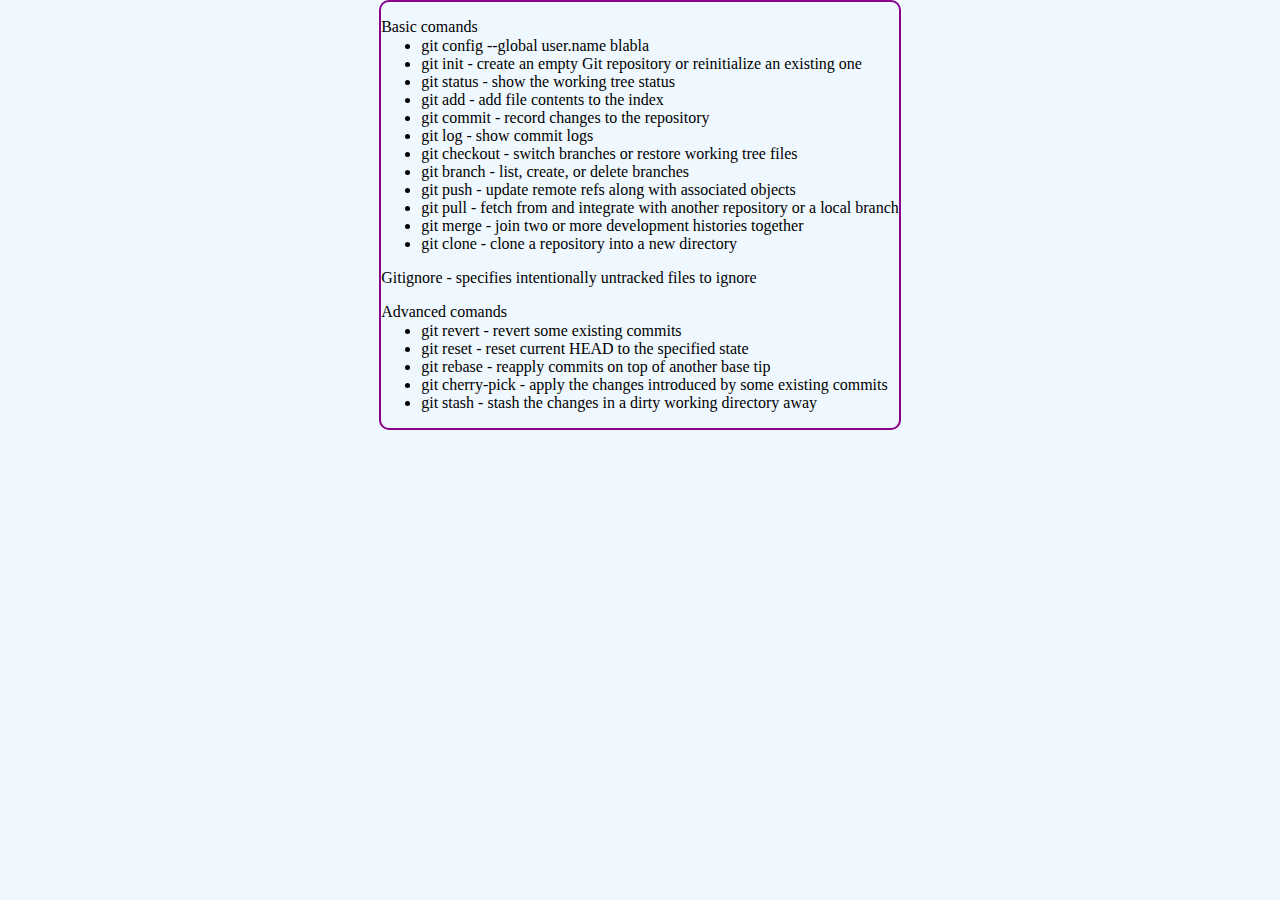
<file: homework01/index.html>
<!DOCTYPE html>
<html lang="en">
<head>
    <meta charset="UTF-8">
    <meta http-equiv="X-UA-Compatible" content="IE=edge">
    <meta name="viewport" content="width=device-width, initial-scale=1.0">
    <title>homework01</title>
    <link rel="stylesheet" href="style.css">
</head>
<body>
    <div class="basic">
        <p>Basic comands</p>
        <ul> 
            <li>git config --global user.name blabla</li>
            <li>git init - create an empty Git repository or reinitialize an existing one</li>
            <li>git status - show the working tree status</li>
            <li>git add - add file contents to the index</li>
            <li>git commit - record changes to the repository</li>
            <li>git log - show commit logs</li>
            <li>git checkout - switch branches or restore working tree files</li>
            <li>git branch - list, create, or delete branches</li>
            <li>git push - update remote refs along with associated objects</li>
            <li>git pull - fetch from and integrate with another repository or a local branch</li>
            <li>git merge - join two or more development histories together</li>
            <li>git clone - clone a repository into a new directory</li>
        </ul>
        </div>
    
    <p class="definition">Gitignore - specifies intentionally untracked files to ignore</li>
    </div>
    
    <div class="advanced">
        <p>Advanced comands</p>
    <ul>
        <li>git revert - revert some existing commits</li>
        <li>git reset - reset current HEAD to the specified state</li>
        <li>git rebase - reapply commits on top of another base tip</li>
        <li>git cherry-pick - apply the changes introduced by some existing commits</li>
        <li>git stash - stash the changes in a dirty working directory away </li> 
    </ul>
    </div>
</body>
</html>
</file>
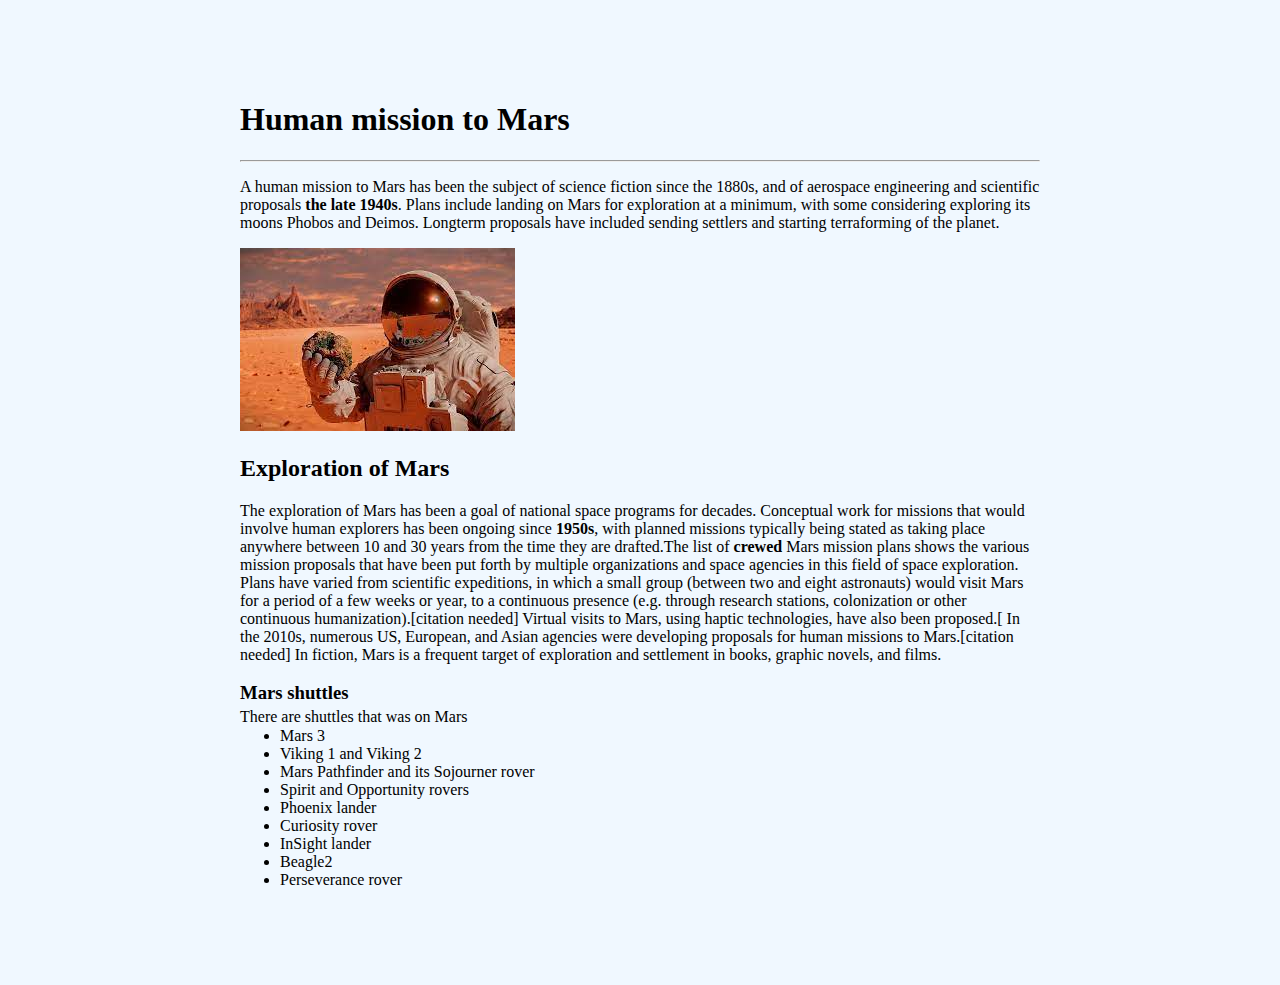
<file: homework02/index.html>
<!DOCTYPE html>
<html lang="en">

<head>
    <meta charset="UTF-8">
    <meta http-equiv="X-UA-Compatible" content="IE=edge">
    <meta name="viewport" content="width=device-width, initial-scale=1.0">
    <title>HomeWork2</title>
    <link rel="stylesheet" href="style.css">

</head>
<body>
    <h1>Human mission to Mars</h1>
    <hr>
    <p>A human mission to Mars has been the subject of science fiction since the 1880s, and of aerospace engineering
        and
        scientific proposals <strong>the late 1940s</strong>. Plans include landing on Mars for exploration at a
        minimum, with
        some
        considering exploring its moons Phobos and Deimos. Longterm proposals have included sending settlers and
        starting terraforming of the planet.</p>
    <img src="img1.jpeg" alt="ustronaut on Mars">


    <h2>Exploration of Mars</h2>

    <p>The exploration of Mars has been a goal of national space programs for decades. Conceptual work for missions
        that
        would involve human explorers has been ongoing since <strong>1950s</strong>, with planned missions typically
        being stated
        as
        taking place anywhere between 10 and 30 years from the time they are drafted.The list of
        <strong>crewed</strong> Mars mission
        plans shows the various mission proposals that have been put forth by multiple organizations and space
        agencies
        in this field of space exploration. Plans have varied from scientific expeditions, in which a small group
        (between two and eight astronauts) would visit Mars for a period of a few weeks or year, to a continuous
        presence (e.g. through research stations, colonization or other continuous humanization).[citation needed]
        Virtual visits to Mars, using haptic technologies, have also been proposed.[
        In the 2010s, numerous US, European, and Asian agencies were developing proposals for human missions to
        Mars.[citation needed] In fiction, Mars is a frequent target of exploration and settlement in books, graphic
        novels, and films.
    </p>



    <h3>Mars shuttles</h3>
    <p class="aboutShelters"> There are shuttles that was on Mars</p>
    <ul>
        <li> Mars 3</li>
        <li>Viking 1 and Viking 2</li>
        <li>Mars Pathfinder and its Sojourner rover</li>
        <li>Spirit and Opportunity rovers</li>
        <li>Phoenix lander</li>
        <li>Curiosity rover</li>
        <li>InSight lander</li>
        <li>Beagle2</li>
        <li> Perseverance rover</li>
    </ul>

</body>

</html>
</file>
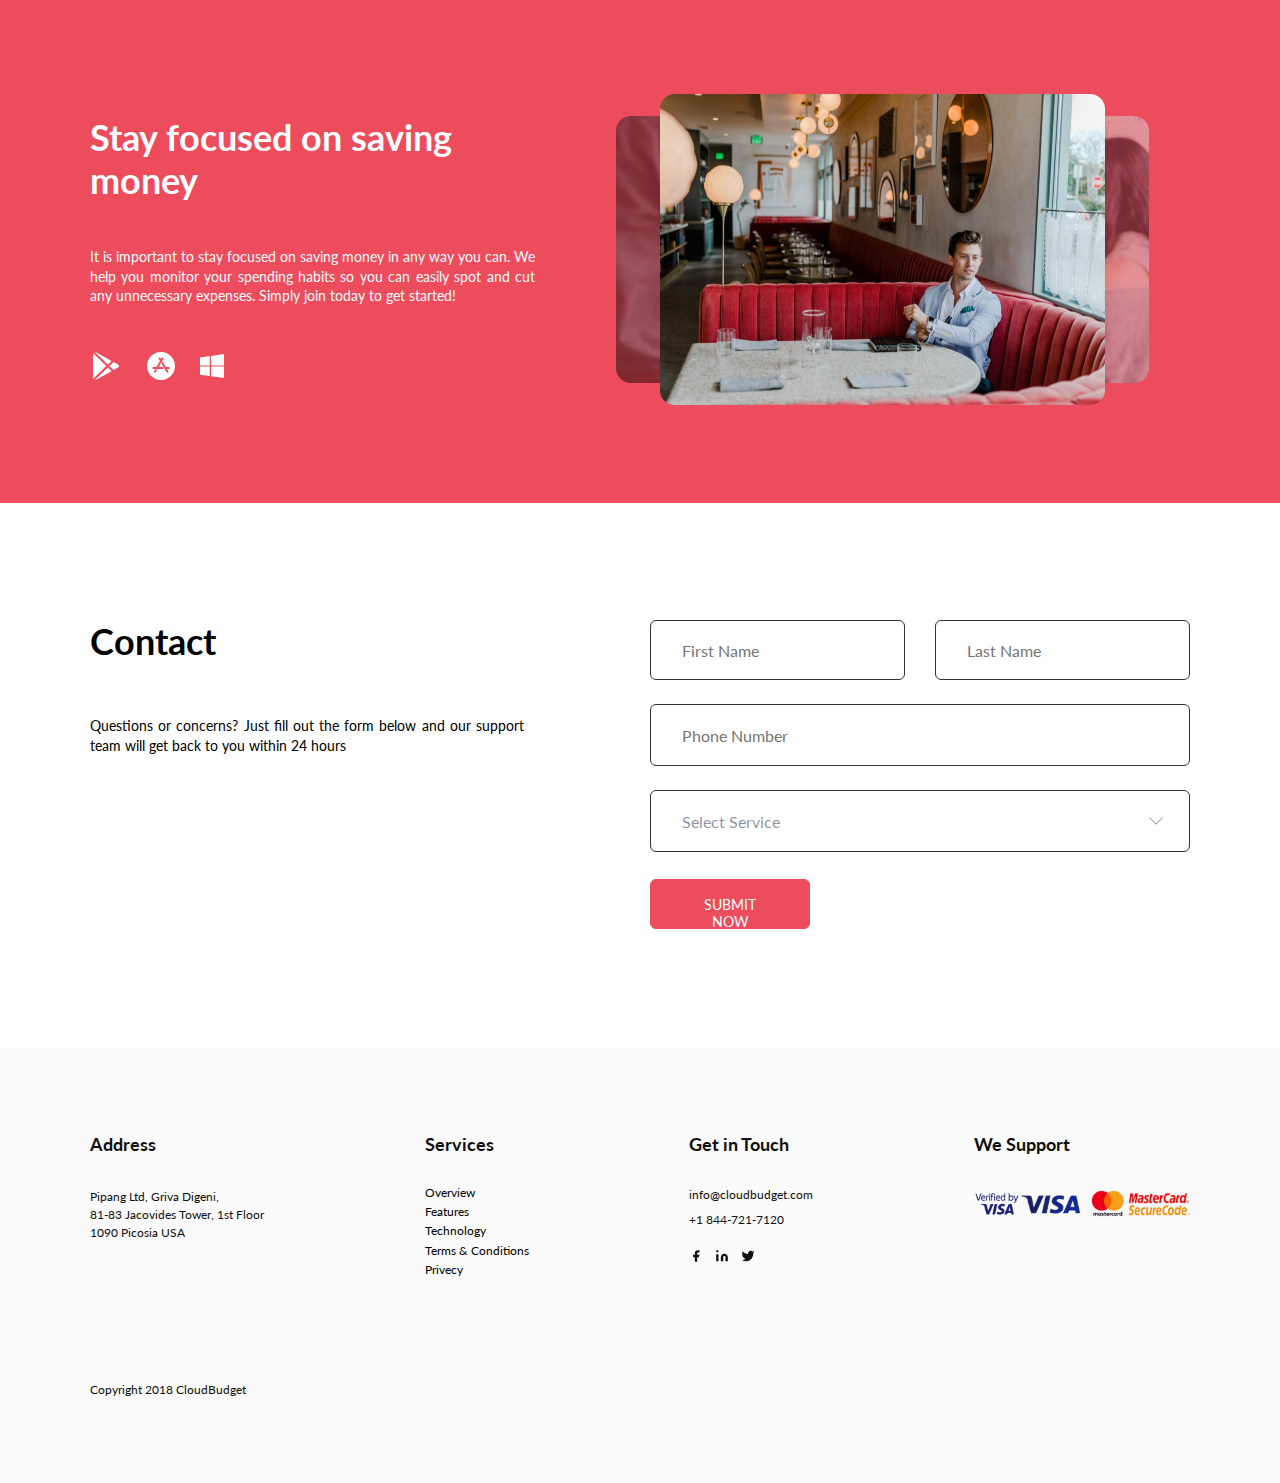
<file: homework04/index.html>
<!DOCTYPE html>
<html lang="en">
<head>
    <meta charset="UTF-8">
    <meta http-equiv="X-UA-Compatible" content="IE=edge">
    <meta name="viewport" content="width=device-width, initial-scale=1.0">
    <title>Document</title>
    <link rel="stylesheet" href="style.css">
    <link rel="preconnect" href="https://fonts.gstatic.com">
    <link href="https://fonts.googleapis.com/css2?family=Lato:wght@100;300;400;700;900&display=swap" rel="stylesheet">  
</head>
<body>
    <header class="header">
        <div class="container">
            <div class="header_inner">
                <div class="header_text">
                    <h1 class="header__title">Stay focused on saving money</h1>
                    <p class="header__text_inner">It is important to stay focused on saving money in any way you can. We help you monitor your spending habits so you can easily spot and cut any unnecessary expenses. Simply join today to get started!</p>
                    <div class="header_icons">
                        <a href="#" ><img src="img/ion-logo-google-playstore.svg" alt="ion-logo-google-playstore"></a>
                        <a href="#" ><img src="img/ion-logo-apple-appstore.svg" alt="ion-logo-apple-appstore"></a>
                        <a href="#" ><img src="img/simple-icons_windows.svg" alt="simple-icons_windows"></a>
                    </div>
                </div>
            <div class='slider_box'>
                <img src="img/Slider.png" class="header_img" alt="boy on the tabel">
            </div>
        </div>
        </div>
    </header>
    <main>
        <div class="contact">
            <div class="container">
                <div class="contact_inner">
                    <div class="contact_text">
                        <h1 class="contact_title">Contact</h1>
                        <div class="contact_text_inner">Questions or concerns? Just fill out the form below and our support team will get back to you within 24 hours</div>
                    </div>
                    <form action="#" enctype="multipart/form-data" method="GET" class="contact_form">
                        <input type="text" class="first_name" placeholder="First Name">
                        <input type="text" class="second_name" placeholder="Last Name">
                        <input type="text"class="phone_number" placeholder="Phone Number">
                        <select name="select service" class="select_service">
                            <option value="none" selected disabled hidden>Select Service</option>
                            <option value="some other">Some Service</option>
                        </select>
                        <button type="submit" class="submit_button">Submit Now</button>
                    </form>
                </div>
            </div>
        </div>
    </main>
    <footer>
        <div class="container">
            <div class="footer_inner">
                <div class="addres_column">
                    <h3 class="addres_title">Address</h3>
                    <p class="addres_text">Pipang Ltd, Griva Digeni, <br>
                        81-83 Jacovides Tower, 1st Floor <br>
                        1090 Picosia USA</p>
                    <p class="copyright">Copyright 2018 CloudBudget</p>
                </div>
                <div class="services_column">
                    <h3 class="services_title">Services</h3>
                    <ul class="service_list">
                        <li>Overview  </li>
                        <li>Features</li>
                        <li>Technology</li>
                        <li>Terms & Conditions</li>
                        <li>Privecy</li>
                    </ul>
                </div>
                <div class="touch_column">
                    <h3 class="touch_title">Get in Touch</h3>
                    <p class="mail">info@cloudbudget.com</p>
                    <p class="phone">+1 844-721-7120</p>
                    <div class="contact_icons">
                        <a href="#" ><img src="img/feather-facebook.svg" alt="facebook"></a>
                        <a href="#" ><img src="img/feather-linkedin.svg" alt="linkedin"></a>
                        <a href="#" ><img src="img/feather-twitter.svg" alt="twitter"></a>
                    </div>
                </div>
                <div class="support_column">
                        <h3 class="support_title">We Support</h3>
                        <img src="img/secure-p-1 1.svg" alt="visa,mastercard">
                </div>
            </div>
        </div>
    </footer>  
</body>
</html>
</file>
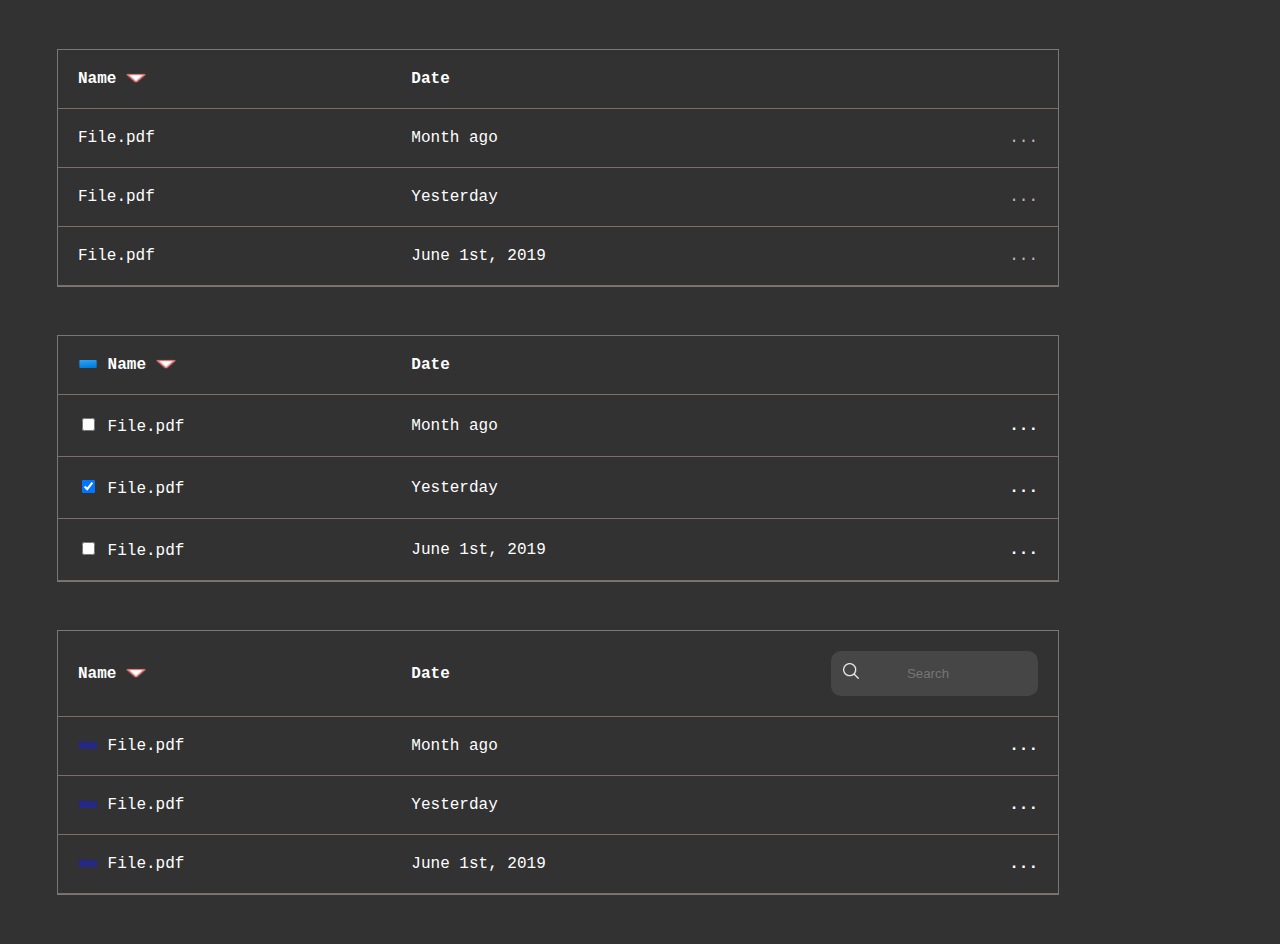
<file: homework05/index.html>
<!DOCTYPE html>
<html lang="en">
<head>
    <meta charset="UTF-8">
    <meta http-equiv="X-UA-Compatible" content="IE=edge">
    <meta name="viewport" content="width=device-width, initial-scale=1.0">
    <title>Homework5</title>
    <link rel="stylesheet" href="style.css">
</head>
<body>
    <div class="first_block">
        <table>
            <tr>
              <th>Name <img src="img/icons8-triangle-arrow-16.png" alt="triangle icons"></th>
              <th>Date</th>
              <th></th>
            </tr>
            <tr>
              <td>File.pdf</td>
              <td class="uoloded_time"> Month ago</td>
              <td class="dots">...</td>
            </tr>
            <tr>
              <td>File.pdf</td>
              <td class="uoloded_time">Yesterday</td>
              <td class="dots">...</td>
            </tr>
            <tr>
              <td>File.pdf</td>
              <td class="uoloded_time">June 1st, 2019</td>
              <td class="dots">...</td>
            </tr>
          </table>
        </div>
        <div class="second_block">
            <table>
                <tr>
                  <th><img src="img/icons8-rectangle-48.png" alt="Pointer">  Name <img src="img/icons8-triangle-arrow-16.png" alt="rectangle icons"></th>
                  <th>Date</th>
                  <th></th>
                </tr>
                <tr>
                  <td>
                    <form action="img/icons8-rectangle_unchecked.png">
                        <input type="checkbox" id="file1" name="file1" value="file1">
                        <label for="files">File.pdf</label>
                  </td>
                  <td class="uoloded_time"> Month ago</td>
                  <td class="dots_bold">...</td>
                </tr>
                <tr>
                  <td>
                        <form action="/action_page.php">
                        <input type="checkbox" id="file2" name="file2" value="file2" checked>
                        <label for="file">File.pdf</label><br>
                  </td>
                  <td class="uoloded_time">Yesterday</td>
                  <td class="dots_bold">...</td>
                </tr>
                <tr>
                  <td>
                    <form action="/action_page.php">
                        <input type="checkbox" id="file3" name="file3" value="file3">
                        <label for="file">File.pdf</label><br>
                  </td>
                  <td class="uoloded_time">June 1st, 2019</td>
                  <td class="dots_bold">...</td>
                </tr>
              </table>
        </div>
        <div class="third_block">
            <table>
                <tr>
                  <th>Name <img src="img/icons8-triangle-arrow-16.png" alt="triangle icins"></th>
                  <th class="date">Date</th>
                  <th>
                    <form>
                        <input class="search" type="search" placeholder="Search">
                      </form>
                  </th>
                </tr>
                <tr>
                  <td><img src="img/icons8-folder-50.png" alt="folder">  File.pdf</td>
                  <td class="uoloded_time"> Month ago</td>
                  <td class="dots_bold">...</td>
                </tr>
                <tr>
                  <td><img src="img/icons8-folder-50.png" alt="folder">  File.pdf</td>
                  <td class="uoloded_time">Yesterday</td>
                  <td class="dots_bold">...</td>
                </tr>
                <tr>
                  <td><img src="img/icons8-folder-50.png" alt="folder">  File.pdf</td>
                  <td class="uoloded_time">June 1st, 2019</td>
                  <td class="dots_bold">...</td>
                </tr>
              </table>
        </div>
</body>
</html>
</file>
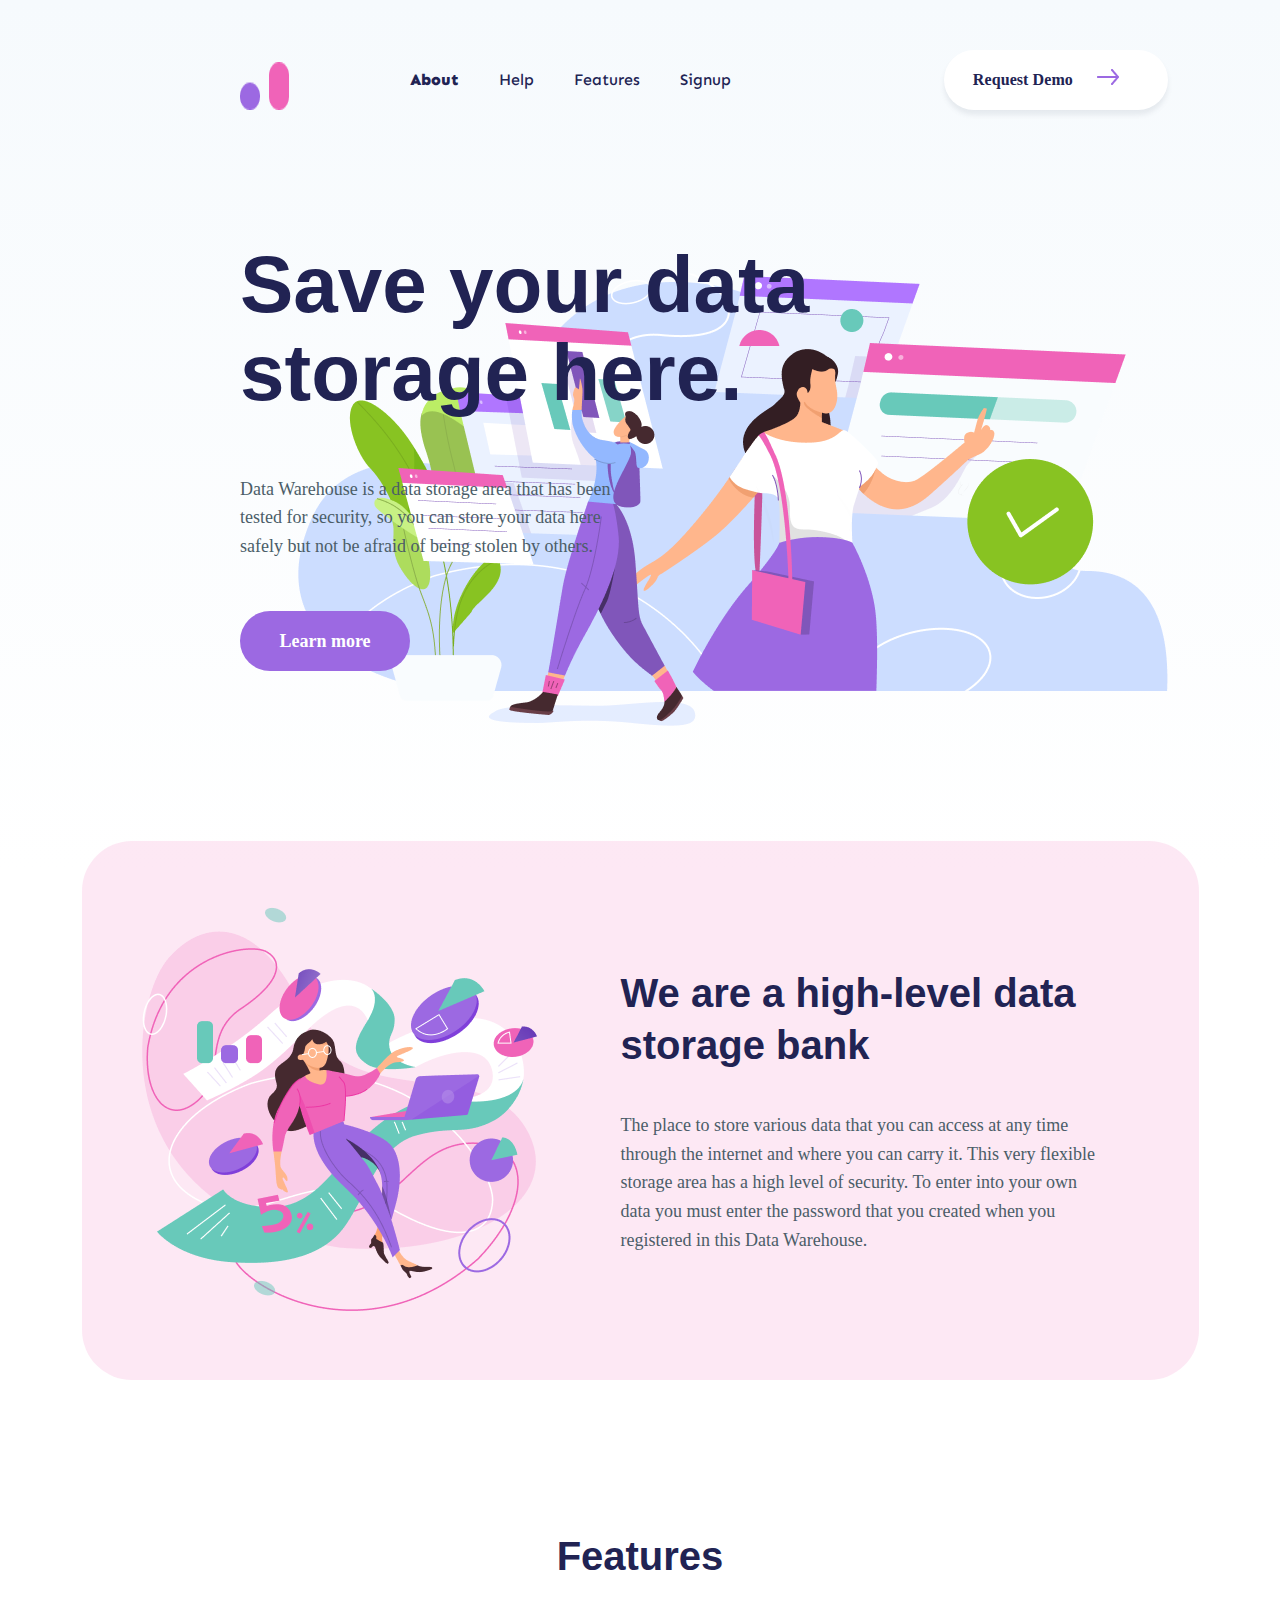
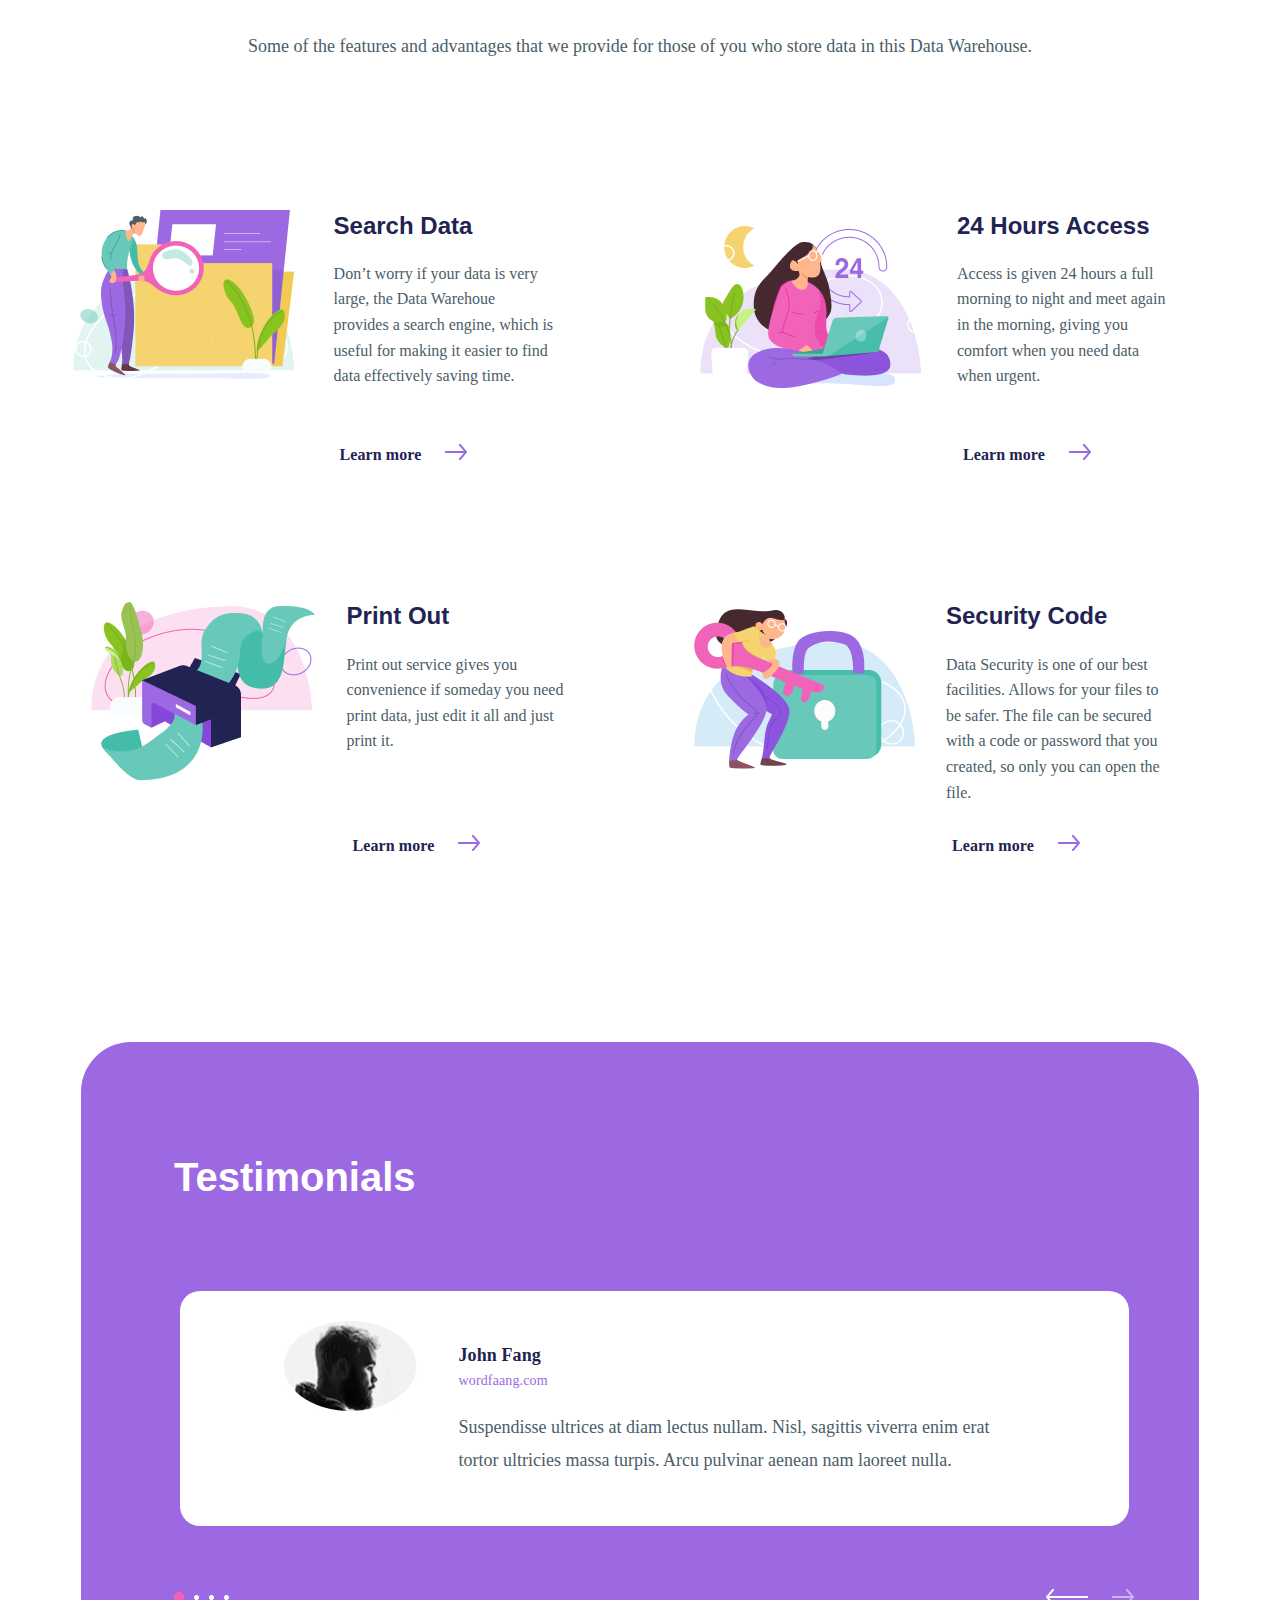
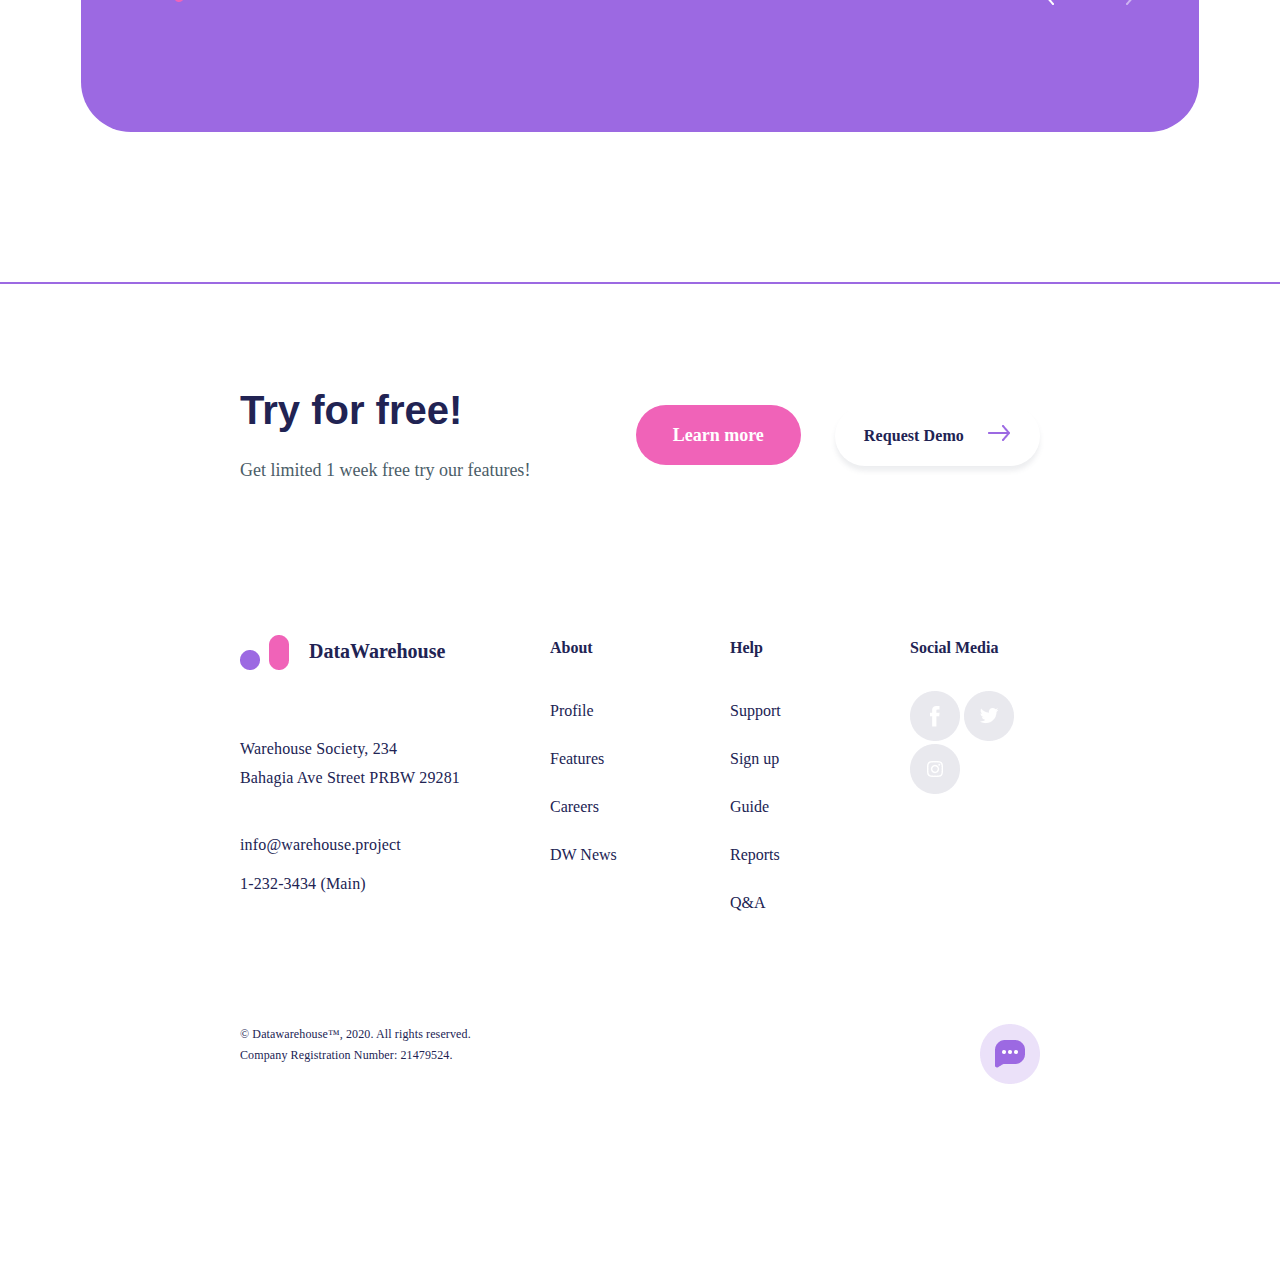
<file: homework06/index.html>
<!DOCTYPE html>
<html lang="en">

<head>
    <meta charset="UTF-8">
    <meta http-equiv="X-UA-Compatible" content="IE=edge">
    <meta name="viewport" content="width=device-width, initial-scale=1.0">
    <title>HomeWork6</title>
    <link rel="stylesheet" href="style.css">
    <link rel="preconnect" href="https://fonts.googleapis.com">
    <link rel="preconnect" href="https://fonts.gstatic.com" crossorigin>
    <link href="https://fonts.googleapis.com/css2?family=Sen:wght@800&display=swap" rel="stylesheet">
    <link rel="preconnect" href="https://fonts.googleapis.com">
    <link rel="preconnect" href="https://fonts.gstatic.com" crossorigin>
    <link href="https://fonts.googleapis.com/css2?family=Sen:wght@400;700;800&display=swap" rel="stylesheet">
    <link href="https://fonts.cdnfonts.com/css/helvetica-neue-9" rel="stylesheet">
</head>

<body>
    <header>
        <nav class="nav_bar">
            <img class="nav_bar_logo" src="Logo.png" alt="Logo">
            <div class="nav_bar_links">
                <a class="nav_bar_text_bold" href="#">About</a>
                <a class="nav_bar_text" href="#">Help</a>
                <a class="nav_bar_text" href="#">Features</a>
                <a class="nav_bar_text" href="#">Signup</a>
            </div>
            <button class="nav_bar_button">
                Request Demo
                <img class="nav_bar_button_img" src="Group 56.png" alt="img">
            </button>
        </nav>
    </header>
    <main>
        <div class="save_data_block">
            <div class="save_data_content_block">
                <h1 class="save_data_content_block_title">
                    Save your data storage here.
                </h1>

                <p class="save_data_content_block_paragraph">
                    Data Warehouse is a data storage area that has been
                    tested for security, so you can store your data here
                    safely but not be afraid of being stolen by others.
                </p>

                <button class="save_data_content_block_button">
                    <p class="save_data_content_block_button_title">Learn more</p>
                </button>
            </div>
            <div class="save_data_content_block_pictures">
                <img class="save_data_block_pictures_img" src="image1 1.svg" alt="women work">
            </div>
        </div>
        <div class="information_inner_block">
            <div class="information_inner_block_img">
                <img src="image2.svg" alt="women relax">
            </div>

            <div class="information_inner_block_content">
                <h2 class="information_inner_block_content_title">
                    We are a high-level
                    data
                    storage bank
                </h2>
                <p class="information_inner_block_content_text">
                    The place to store various data that you can access at any time through the internet and where you
                    can carry it.
                    This very flexible storage area has a high level of security. To enter into your own data you must
                    enter the password that you created when you registered in this Data Warehouse.
                </p>
            </div>
        </div>

        <div class="features_block">
            <h3 class="features_block_title">
                Features
            </h3>

            <p class="features_block_text">
                Some of the features and advantages that we provide for those of you who store data in this Data
                Warehouse.
            </p>

            <div class="features_block_content">

                <div class="search_data">
                    <div class="search_data_img">
                        <img src="search_data.svg" alt="search data">
                    </div>
                    <div class="search_data_content">
                        <p class="search_data_content_title">
                            Search Data
                        </p>
                        <p class="search_data_content_text">
                            Don’t worry if your data is very large, the Data Warehoue provides a search engine, which is
                            useful for making it easier to find data effectively saving time.
                        </p>

                        <button class="search_data_content_button">
                            Learn more
                            <img class="search_data_content_button_img" src="Group 56.png" alt="img">
                        </button>
                    </div>
                </div>

                <div class="hours_access">
                    <div class="hours_access_img">
                        <img src="hours_access.svg" alt="hours_access">
                    </div>
                    <div class="hours_access_content">
                        <p class="hours_access_content_title">
                            24 Hours Access
                        </p>
                        <p class="hours_access_content_text">
                            Access is given 24 hours a full morning to night and
                            meet again in the morning, giving you comfort when
                            you need data when urgent.
                        </p>

                        <button class="hours_access_content_button">
                            Learn more
                            <img class="hours_access_content_button_img" src="Group 56.png" alt="img">
                        </button>
                    </div>
                </div>

                <div class="print_out">
                    <div class="print_out_img">
                        <img class="print_images" src="print_out.svg" alt="print out">
                    </div>
                    <div class="print_out_content">
                        <p class="print_out_content_title">
                            Print Out
                        </p>
                        <p class="print_out_content_text">
                            Print out service gives you convenience if someday
                            you need print data, just edit it all and just print it.
                        </p>

                        <button class="print_out_content_button">
                            Learn more
                            <img class="print_out_content_button_img" src="Group 56.png" alt="img">
                        </button>
                    </div>
                </div>


                <div class="security_code">
                    <div class="security_code_img">
                        <img src="security_code.svg" alt="search data">
                    </div>
                    <div class="security_code_content">
                        <p class="security_code_content_title">
                            Security Code
                        </p>
                        <p class="security_code_content_text">
                            Data Security is one of our best facilities. Allows for your files
                            to be safer. The file can be secured with a code or password that
                            you created, so only you can open the file.
                        </p>

                        <button class="security_code_content_button">
                            Learn more
                            <img class="security_code_content_button_img" src="Group 56.png" alt="img">
                        </button>
                    </div>
                </div>

            </div>
        </div>

        <div class="testimonials">

            <div class="testimonials_block_title">
                <p>
                    Testimonials
                </p>
            </div>

            <div class="testimonials_block_content">
                <div class="testimonials_block_content_img">
                    <img class="testimonials_block_content_img_pictures" src="mans_photo.jpg" alt="">
                </div>
                <div class="testimonials_block_content_person">
                    <p class="testimonials_block_content_person_name">John Fang </p>
                    <p class="testimonials_block_content_person_email">wordfaang.com</p>
                    <p class="testimonials_block_content_person_about">Suspendisse ultrices at diam lectus nullam.
                        Nisl, sagittis viverra enim erat tortor ultricies massa turpis. Arcu pulvinar aenean nam laoreet
                        nulla.</p>
                </div>
            </div>

            <div class="testimonials_block_tools">
                <div class="left_side_tools">
                    <img src="slide.png" alt="">
                </div>
                <div class="right_side_tools">
                    <img class="right_side_tools_img1" src="Group 57.png" alt="">
                    <img class="right_side_tools_img2" src="Group 57_1.png" alt="">
                </div>
            </div>
        </div>
    </main>

    <footer>
        <div class="footer_content_block_top">
            <div class="footer_content_block_top_text">
                <p class="footer_content_block_top_text_title">Try for free!
                </p>
                <p class="footer_content_block_top_text_paragraph">
                    Get limited 1 week free try our features!
                </p>
            </div>
            <div class="footer_content_block_top_button">
                <button class="footer_content_block_top_button_wrapper1">
                    Learn more
                </button>

                <button class="footer_content_block_top_button_wrapper2">
                    Request Demo
                    <img class="footer_content_block_top_button_wrapper2_img" src="Group 56.png" alt="img">
                </button>
            </div>
        </div>

        <div class="footer_content_grid_block">


            <div class="footer_content_grid_block_dataWarehouse">
                <div class="logo_block">
                    <img src="Logo.png" alt="logo">

                    <p class="logo_block_text">DataWarehouse</p>
                </div>
                <div class="informarion_block">
                    <pre class="informarion_block_address">
Warehouse Society, 234
Bahagia Ave Street PRBW 29281
                    </pre>
                    <p class="informarion_block_email">
                        info@warehouse.project
                    </p>
                    <p class="informarion_block_phone">
                        1-232-3434 (Main)
                    </p>
                </div>
            </div>


            <div class="footer_content_grid_block_about">
                <p class="about_block_title">About</p>
                <p class="about_block_text_profile">Profile</p>
                <p class="about_block_text_features">Features</p>
                <p class="about_block_text_careers">Careers</p>
                <p class="about_block_text_dw_news">DW News</p>
            </div>


            <div class="footer_content_grid_block_help">
                <p class="help_block_title">Help</p>
                <p class="help_block_text_support">Support</p>
                <p class="help_block_text_sign_up">Sign up</p>
                <p class="help_block_text_guide">Guide</p>
                <p class="help_block_text_reports">Reports</p>
                <p class="help_block_text_qa">Q&A</p>
            </div>

            <div class="footer_content_grid_block_social_media">
                <p class="social_media_title">Social Media</p>

                <div class="social_media_img">
                    <img src="f.png" alt="facebook">
                    <img src="t.png" alt="twitter">
                    <img src="i.png" alt="instagram">
                </div>
            </div>
        </div>

        <div class="footer_content_block_bottom">
            <pre class="footer_content_block_bottom_company_information">
© Datawarehouse™, 2020. All rights reserved.
Company Registration Number: 21479524.
                </pre>

            <div class="footer_content_block_bottom_chat">
                <img src="chat.png" alt="chat">
            </div>
        </div>

    </footer>
</body>

</html>
</file>
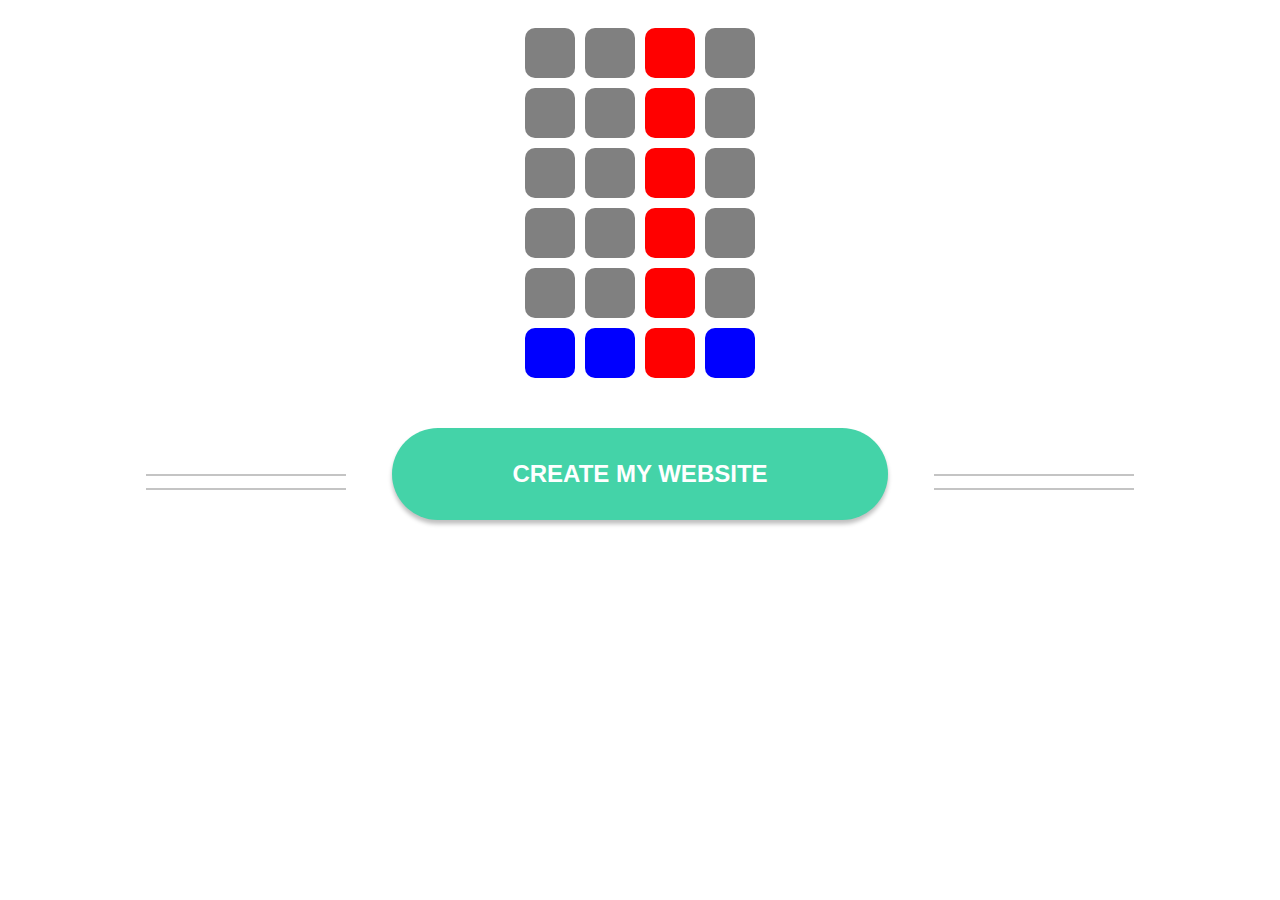
<file: homework08/index.html>
<!DOCTYPE html>
<html lang="en">
<head>
    <meta charset="UTF-8">
    <meta http-equiv="X-UA-Compatible" content="IE=edge">
    <meta name="viewport" content="width=device-width, initial-scale=1.0">
    <link rel="stylesheet" href="style.css">
    <title>Homework8</title>
</head>
<body>
  <div class="grid_block">
    <div></div>
    <div></div>
    <div></div>
    <div></div>
    <div></div>
    <div></div>
    <div></div>
    <div></div>
    <div></div>
    <div></div>
    <div></div>
    <div></div>
    <div></div>
    <div></div>
    <div></div>
    <div></div>
    <div></div>
    <div></div>
    <div></div>
    <div></div>
    <div></div>
    <div></div>
    <div></div>
    <div></div>
  </div>  

  <button>CREATE MY WEBSITE</button>
</body>
</html>
</file>
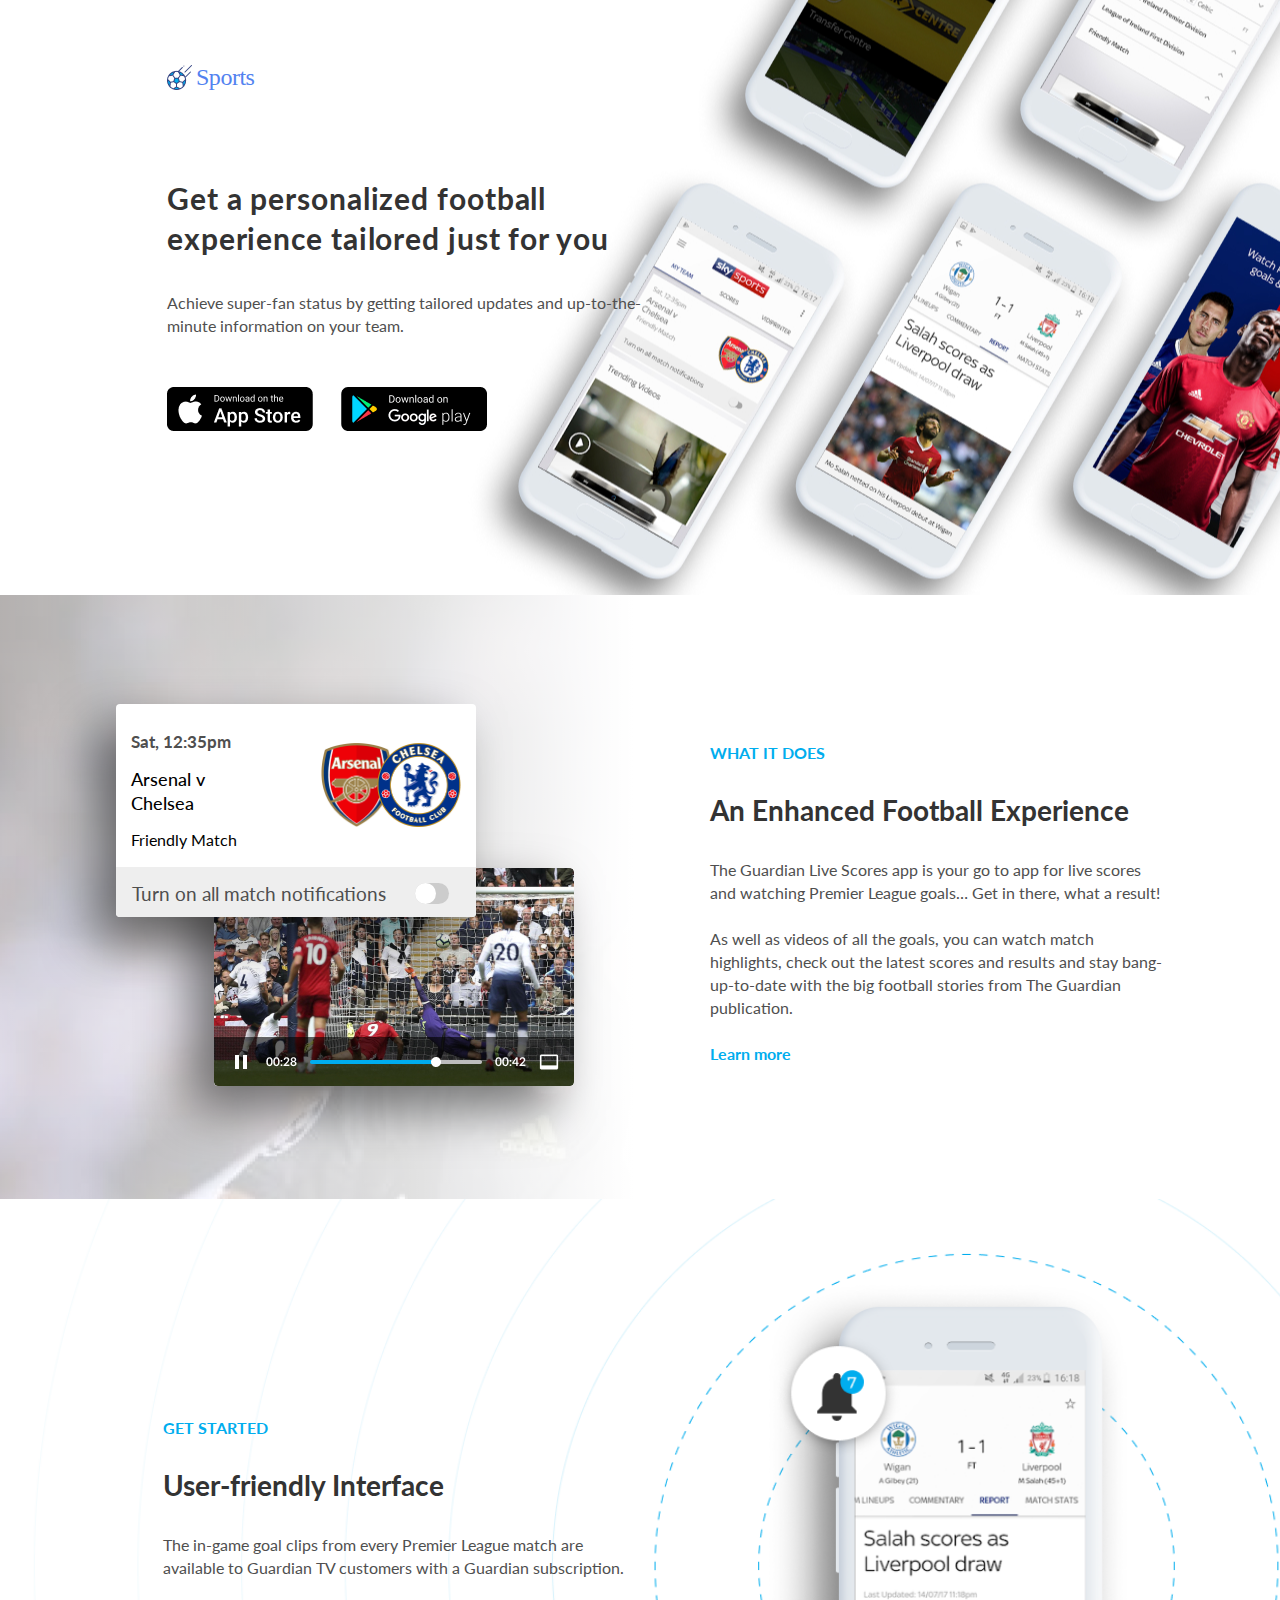
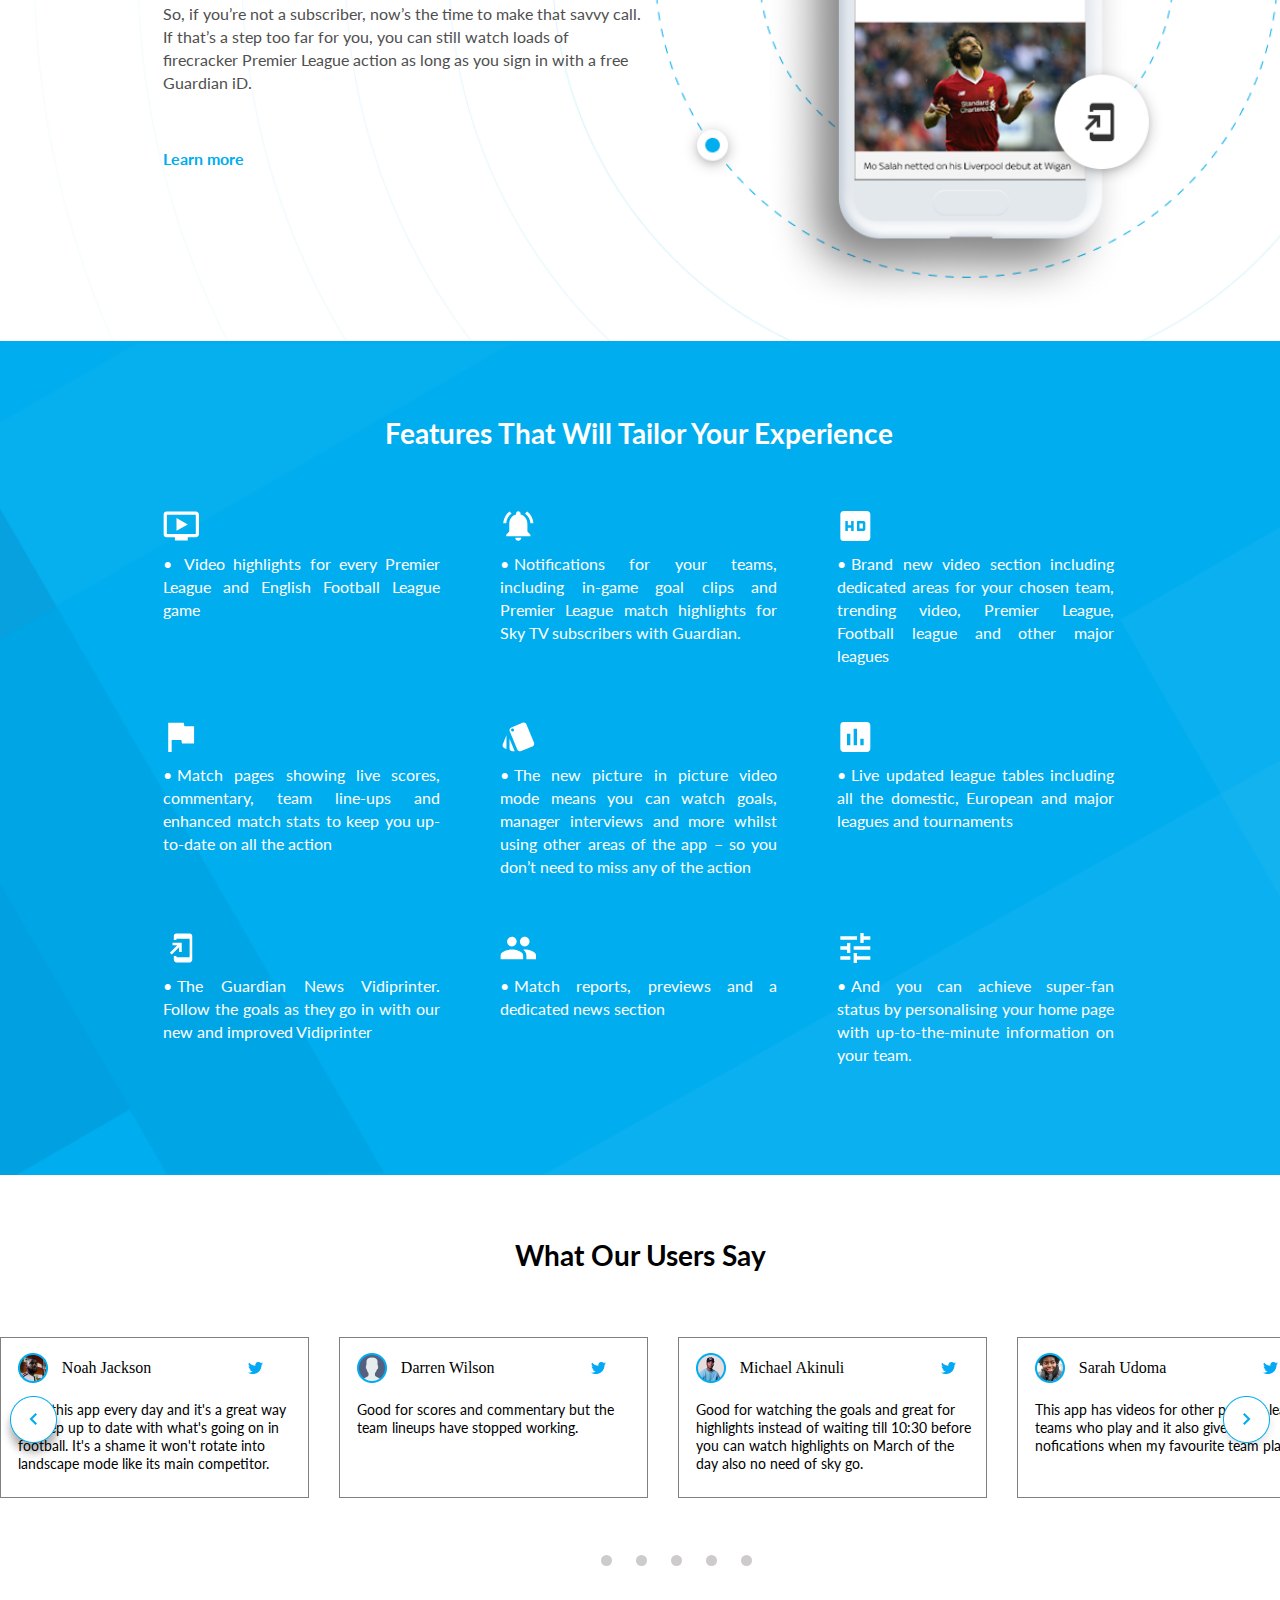
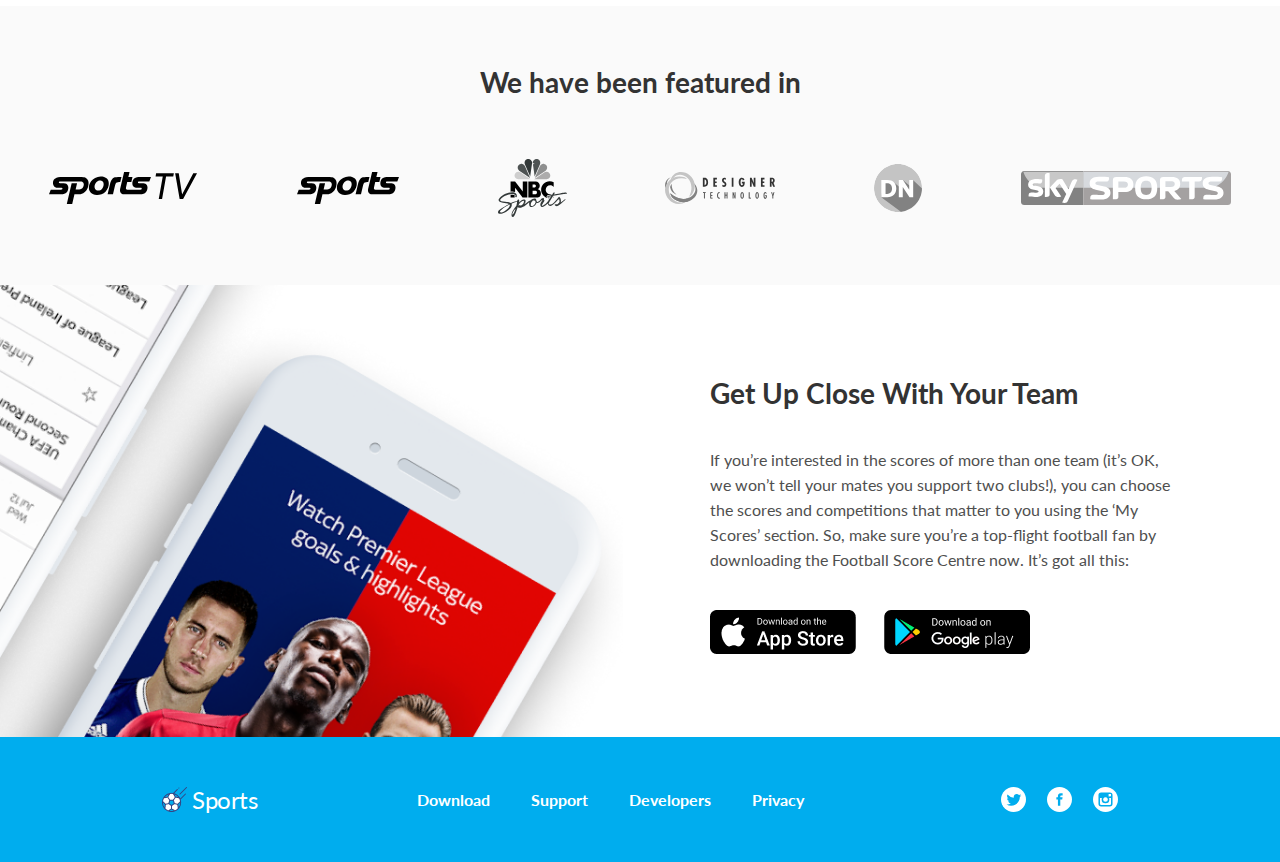
<file: homework09/index.html>
<!DOCTYPE html>
<html lang="en">
<head>
    <meta charset="UTF-8">
    <meta http-equiv="X-UA-Compatible" content="IE=edge">
    <meta name="viewport" content="width=device-width, initial-scale=1.0">
    <link rel="stylesheet" href="style.css">
    <link href="https://fonts.cdnfonts.com/css/product-sans" rel="stylesheet">
    <link rel="preconnect" href="https://fonts.googleapis.com">
    <link rel="preconnect" href="https://fonts.gstatic.com" crossorigin>
    <link href="https://fonts.googleapis.com/css2?family=Lato:ital@1&family=PT+Sans:ital,wght@1,700&family=Playfair+Display:ital@1&family=Roboto&display=swap" rel="stylesheet">
    <link rel="preconnect" href="https://fonts.googleapis.com">
    <link rel="preconnect" href="https://fonts.gstatic.com" crossorigin>
    <link href="https://fonts.googleapis.com/css2?family=Lato:ital,wght@1,400;1,700&family=PT+Sans:ital,wght@1,700&family=Playfair+Display:ital@1&family=Roboto&display=swap" rel="stylesheet">
    <title>Document</title>
</head>
<body>
    <div class="conteiner">

        <div class="sports_header_block">
            <div class="sports_header_block_wrapper">
            <div class="logo_and_title_block">
                <img class="logo_and_title_block_img" src="img/football.png" alt="img">
                <h1 class="logo_and_title_block_title">Sports</h1>
            </div>
            <p class="logo_and_title_block_bold_text">
Get a personalized 
football experience 
tailored just for you</p>
            <p class="logo_and_title_block_text">
Achieve super-fan status by getting tailored 
updates and up-to-the-minute information 
on your team.
            </p>
            <div class="logo_and_title_block_download_app_button">
               <img class="download_button_app_store" src="img/Apple Store.png" alt="app store">
                <img class="download_button_google_play" src="img/Google Play.png" alt="google play">
            </div>
        </div>
        </div>
        
<div class="media-content">
      <div class="media_grid-inner">
         <div class="media__interactive">
            <div class="media__program-block">
              <div class="media__program-information">
                <div class="media__program-text">
                  <span>Sat, 12:35pm</span>
                  <p>Arsenal v <br>Chelsea</p>
                  <span>Friendly Match</span>
                </div>
                <div class="media__program-logo">
                  <div class="program-logo__arsenal">
                    <img src="img/Arsenal.png" alt="Arsenal">
                  </div>
                  <div class="program-logo__chelsea">
                    <img src="img/chelsea-fc.png" alt="Chelsea">
                  </div>
                </div>
              </div>
              <div class="media__program-notifications">
                <p class="media__notification-text">Turn on all match notifications</p>
                <label class="media__notification-on-of">
                    <input type="checkbox">
                    <span class="slider round"></span>
                  </label>
              </div>
            </div>
            <div class="media_player">
                <img src="img/footbalers.jpg" alt="footballers">
            </div>
         </div>
         <div class="media__information">
            <p class="media__pre-title pre-title">WHAT IT DOES</p>
            <h2 class="media__title title">An Enhanced Football Experience</h2>
            <p class="media__text text">The Guardian Live Scores app is your go to app for live scores and watching Premier League goals… Get in there, what a result!
              <br> <br>
              As well as videos of all the goals, you can watch match highlights, check out the latest scores and results and stay bang-up-to-date with the big football stories from The Guardian publication.</p>
            <a href="#" class="media__learn-more learn-more">Learn more</a>
         </div>
      </div>
    </div>

    <div class="grid_block_3_wrapper">
        <div class="grid_block_3_wrapper_container">         
        <div class="user_friendly_interface_block">
            <p class="user_friendly_interface_block_title">GET STARTED</p>
            <p class="user_friendly_interface_block_text_bold">User-friendly Interface</p>
            <p class="user_friendly_interface_block_text">The in-game goal clips from every Premier League match are available to Guardian TV customers with a Guardian subscription.
            <br><br>    
            So, if you’re not a subscriber, now’s the time to make that savvy call. If that’s a step too far for you, you can still watch loads of firecracker Premier League action as long as you sign in with a free Guardian iD.
        </p>
            <a href="#" class="user_friendly_interface_block_link">Learn more</a>
        </div>
        </div>
        <div class="phone_block">
            <img src="img/phone_for_mobile.png" alt="phone">
        </div>
        </div>

        <div class="features_block">
            <h2 class="features_block_title">
                Features That Will Tailor Your Experience
            </h2>
                
                <div class="features_block_grid_content">

                    <div class="features_block_grid_content_item">
                    <svg class="features__icon">
                        <use xlink:href="#TV"></use>
                      </svg>
                    <p class="item__text"><span class="text_mark">•</span> Video highlights for every Premier League and English Football League game</p>
                </div>
                <div class="features_block_grid_content_item">
                    <svg class=" features__icon">
                        <use xlink:href="#Ring"></use>
                      </svg>
                    <p class="item__text"><span class="text_mark">•</span>Notifications for your teams, including in-game goal clips and Premier League match highlights for Sky TV subscribers with Guardian.</p>
                </div>
                <div class="features_block_grid_content_item">
                    <svg class=" features__icon">
                        <use xlink:href="#HD"></use>
                      </svg>
                    <p class="item__text"><span class="text_mark">•</span>Brand new video section including dedicated areas for your chosen team, trending video, Premier League, Football league and other major leagues</p>
                </div>  
                <div class="features_block_grid_content_item">
                    <svg class=" features__icon">
                        <use xlink:href="#Flag"></use>
                      </svg>
                    <p class="item__text"><span class="text_mark">•</span>Match pages showing live scores, commentary, team line-ups and enhanced match stats to keep you up-to-date on all the action</p>
                </div>
                <div class="features_block_grid_content_item">
                    <svg class="features__icon">
                        <use xlink:href="#layout"></use>
                      </svg>
                    <p class="item__text"><span class="text_mark">•</span>The new picture in picture video mode means you can watch goals, manager interviews and more whilst using other areas of the app – so you don’t need to miss any of the action</p>
                </div>
                <div class="features_block_grid_content_item">
                    <svg class=" features__icon">
                        <use xlink:href="#bars"></use>
                      </svg>
                    <p class="item__text"><span class="text_mark">•</span>Live updated league tables including all the domestic, European and major leagues and tournaments</p>
                </div>
                <div class="features_block_grid_content_item">
                    <svg class=" features__icon">
                        <use xlink:href="#phone"></use>
                      </svg>
                    <p class="item__text"><span class="text_mark">•</span>The Guardian News Vidiprinter. Follow the goals as they go in with our new and improved Vidiprinter</p>
                </div>
                <div class="features_block_grid_content_item">
                    <svg class=" features__icon">
                        <use xlink:href="#peoples"></use>
                      </svg>
                    <p class="item__text"><span class="text_mark">•</span>Match reports, previews and a dedicated news section</p>
                </div>
                <div class="features_block_grid_content_item">
                    <svg class=" features__icon">
                        <use xlink:href="#setting"></use>
                      </svg>
                    <p class="item__text"><span class="text_mark">•</span>And you can achieve super-fan status by personalising your home page with up-to-the-minute information on your team.</p>
                </div>
        </div>
    </div>

<div class="slider_container">
    <h3 class="slider_title">What Our Users Say</h3>
        <div class="slider_block">
      <div class="slides">
        <div class="slide">        
          <div id="slides__1" class="slide__content">
            <div class="slide__content_icons">
            <img class="slide__content_icons_photo" src="img/sliders/Noath Jeckson.png" alt="img">
            <p class="slide__content_icons_name"> Noah Jackson</p>
            <img class="slide__content_icons_twitter" src="img/sliders/twitter.png" alt="img">
        </div>
        <div class="slide__content_text">
        <p class="slide__content_text">I use this app every day and it's a great way to keep up to date with what's going on in football. It's a shame it won't rotate into landscape mode like its main competitor.</p>
          </div>
        </div>
          <a class="slide__prev" href="#slides__5" title="Next"></a>
          <a class="slide__next" href="#slides__2" title="Next"></a>
        </div>
        <div id="slides__2" class="slide">
         <div class="slide__content">
            <div class="slide__content_icons">
            <img class="slide__content_icons_photo" src="img/sliders/Darren Wilson.png" alt="img">
            <p class="slide__content_icons_name"> Darren Wilson</p>
            <img class="slide__content_icons_twitter" src="img/sliders/twitter.png" alt="img">
        </div>
        <p class="slide__content_text">Good for scores and commentary but the team lineups have stopped working.</p>
          </div>
          <a class="slide__prev" href="#slides__1" title="Prev"></a>
          <a class="slide__next" href="#slides__3" title="Next"></a>
        </div>
        <div id="slides__3" class="slide">
            <div class="slide__content">
            <div class="slide__content_icons">
            <img class="slide__content_icons_photo" src="img/sliders/Michael Akinuls.png" alt="img">
            <p class="slide__content_icons_name">Michael Akinuli</p>
            <img class="slide__content_icons_twitter" src="img/sliders/twitter.png" alt="img">
        </div>
        <p class="slide__content_text">Good for watching the goals and great for highlights instead of waiting till 10:30 before you can watch highlights on March of the day also no need of sky go.</p>
          </div>
          <a class="slide__prev" href="#slides__2" title="Prev"></a>
          <a class="slide__next" href="#slides__4" title="Next"></a>
        </div>
        <div id="slides__4" class="slide">
        <div class="slide__content">
            <div class="slide__content_icons">
            <img class="slide__content_icons_photo" src="img/sliders/Sara Udohn.png" alt="img">
            <p class="slide__content_icons_name">Sarah Udoma</p>
            <img class="slide__content_icons_twitter" src="img/sliders/twitter.png" alt="img">
        </div>
        <p class="slide__content_text">This app has videos for other premier league teams who play and it also gives me nofications when my favourite team plays.</p>
          </div>
          <a class="slide__prev" href="#slides__3" title="Prev"></a>
          <a class="slide__next" href="#slides__5" title="Prev"></a>
        </div>
        <div id="slides__5" class="slide">
        <div class="slide__content">
              <div class="slide__content_icons">
              <img class="slide__content_icons_photo" src="img/sliders/Sara Udohn.png" alt="img">
              <p class="slide__content_icons_name">Sarah Udoma</p>
              <img class="slide__content_icons_twitter" src="img/sliders/twitter.png" alt="img">
          </div>
          <p class="slide__content_text">I use this app every day and it's a great way to keep up to date with what's going on in football.</p>
            </div>
            <a class="slide__prev" href="#slides__4" title="Prev"></a>
            <a class="slide__next" href="#slides__1" title="Prev"></a>
          </div>
      </div>
      <div class="slider__nav">
          <a class="slider__navlink" href="#slides__1"></a>
          <a class="slider__navlink" href="#slides__2"></a>
          <a class="slider__navlink" href="#slides__3"></a>
          <a class="slider__navlink" href="#slides__4"></a>
          <a class="slider__navlink" href="#slides__5"></a>
      </div>
        <img class="slider_nav_buttons_left" src="img/sliders/lefr.png" alt="img">
        <img class="slider_nav_buttons_right" src="img/sliders/right.png" alt="img">
    </div>
  </div>

  <div class="partners">
    <h2 class="parents__title">We have been featured in</h2>
    <div class="container">
      <div class="partners__logo">
          <img src="img/icons/sport_TV.svg" alt="sport_TV">
          <img src="img/icons/sports.svg" alt="sports">
          <img src="img/icons/NBC.svg" alt="nbs">
          <img src="img/icons/designer-technology.svg" alt="designer-technology">
          <img src="img/icons/designer-news.svg" alt="designer-news">
          <img src="img/icons/sky-sports-1.svg" alt="sky-sports">
      </div>
    </div>
  </div>

<div class="block_7_wrapper">
    <div class="block_7_wrapper_background"></div>
    <div class="scores_block_content">
        <h2 class="scores_block_title">Get Up Close With Your Team</h2>
        <p class="scores_block_text">If you’re interested in the scores of more than one team (it’s OK, we won’t tell your mates you support two clubs!), you can choose the scores and competitions that matter to you using the ‘My Scores’ section. So, make sure you’re a top-flight football fan by downloading the Football Score Centre now. It’s got all this:
        </p>
        <div class="scores_block_buttons">
            <img class="download_button_app_store" src="img/Apple Store.png" alt="app store">
            <img class="download_button_google_play" src="img/Google Play.png" alt="google play">
        </div>
    </div>   
    <div class="media-content__img">
        <img src="img/background_footer.png" alt="">
    </div>
</div>

<div class="footer_block">
        <div class="footer_block_logo">
            <img class="footer_block_logo_img" src="img/football.png" alt="img">
            <h1 class="footer_block_logo_title">Sports</h1>
        </div>
        <nav class="footer__nav">
            <a href="#" class="nav__items">Download</a>
            <a href="#" class="nav__items">Support</a>
            <a href="#" class="nav__items">Developers</a>
            <a href="#" class="nav__items">Privacy</a>
          </nav>
          <div class="footer__social_bar">
            <a href="#"> <svg class="icon_twitter_hov_twitter">
                <use xlink:href="#twitter"></use>
              </svg></a>
              <a href="#">    <svg class="icon_facebook_hov_facebook">
                <use xlink:href="#facebook"></use>
              </svg></a>
              <a href="#">        <svg class="icon_instagram_hov_instagram">
                <use xlink:href="#instagram"></use>
              </svg></a>
          </div>
</div>
</div>

<div class="block_with_icons">
<svg width="0" height="0" class="hidden">
  <symbol fill="none" xmlns="http://www.w3.org/2000/svg" viewBox="0 0 25 25" id="facebook">
    <path d="M12.5 0C19.404 0 25 5.597 25 12.5 25 19.404 19.404 25 12.5 25S0 19.404 0 12.5C0 5.597 5.596 0 12.5 0z" fill="#fff"></path>
    <path d="M14.021 8.605h1.611v-2.38H13.74v.01c-2.295.08-2.765 1.37-2.807 2.725h-.004v1.188H9.365v2.33h1.563v6.248h2.354v-6.247h1.93l.372-2.33h-2.3V9.43c0-.457.304-.825.737-.825z" fill="#00ADEE"></path>
  </symbol>
</svg>

<svg width="0" height="0" class="hidden">
  <symbol fill="none" xmlns="http://www.w3.org/2000/svg" viewBox="0 0 25 25" id="twitter">
    <path d="M12.5 0C19.404 0 25 5.597 25 12.5 25 19.404 19.404 25 12.5 25S0 19.404 0 12.5C0 5.597 5.596 0 12.5 0z" fill="#fff"></path>
    <path d="M20.314 8.421a6.224 6.224 0 01-1.75.467 2.98 2.98 0 001.34-1.637c-.589.34-1.24.586-1.935.718a3.086 3.086 0 00-2.223-.933c-1.681 0-3.046 1.323-3.046 2.955 0 .232.027.458.08.675a8.738 8.738 0 01-6.28-3.09 2.872 2.872 0 00-.412 1.487c0 1.024.537 1.93 1.354 2.46a3.097 3.097 0 01-1.38-.37v.037c0 1.433 1.05 2.627 2.444 2.9a3.15 3.15 0 01-1.375.05c.387 1.175 1.512 2.03 2.846 2.053a6.228 6.228 0 01-3.784 1.266c-.246 0-.488-.014-.727-.042a8.816 8.816 0 004.67 1.33c5.603 0 8.667-4.507 8.667-8.413l-.008-.383a6.077 6.077 0 001.518-1.53z" fill="#00ADEE"></path>
  </symbol>
</svg>

<svg width="0" height="0" class="hidden">
  <symbol fill="none" xmlns="http://www.w3.org/2000/svg" viewBox="0 0 25 25" id="instagram">
    <path d="M12.5 0C19.403 0 25 5.597 25 12.5S19.403 25 12.5 25 0 19.403 0 12.5 5.596 0 12.5 0z" fill="#fff" ></path>
    <path d="M16.814 5.467h-8.63a2.72 2.72 0 00-2.717 2.718v8.63a2.72 2.72 0 002.718 2.718h8.63a2.72 2.72 0 002.717-2.718v-8.63a2.722 2.722 0 00-2.718-2.718zm.856 1.573h.308v2.334l-2.352.007-.008-2.334 2.052-.007zm-5.17 3.107c1.95 0 2.353 1.831 2.353 2.354a2.356 2.356 0 01-2.353 2.352 2.356 2.356 0 01-2.354-2.352c0-.523.403-2.354 2.354-2.354zm5.491 6.498c0 .743-.604 1.347-1.348 1.347H8.33a1.349 1.349 0 01-1.348-1.347v-5.71h1.953c-.182.445-.284 1.055-.284 1.566a3.85 3.85 0 003.846 3.846 3.85 3.85 0 003.846-3.846c0-.511-.103-1.12-.283-1.567h1.93v5.71h.001z" fill="#00ADEE"></path>
  </symbol>
</svg>

    <svg width="0" height="0" class="hidden">
        <symbol xmlns="http://www.w3.org/2000/svg" viewBox="0 0 596 194.5" id="google-2015">
          <path d="M73.4 0h5.3c18.4.4 36.5 7.8 49.5 20.9-4.8 4.9-9.7 9.6-14.4 14.5-7.3-6.6-16.1-11.7-25.7-13.5-14.2-3-29.5-.3-41.4 7.8C33.7 38.2 24.9 52.6 23 68c-2.1 15.2 2.2 31.2 12.1 43 9.5 11.5 24 18.7 39 19.2 14 .8 28.6-3.5 38.8-13.3 8-6.9 11.7-17.4 12.9-27.6-16.6 0-33.2.1-49.8 0V68.7h69.9c3.6 22.1-1.6 47-18.4 62.8-11.2 11.2-26.7 17.8-42.5 19.1-15.3 1.5-31.1-1.4-44.7-8.8C24 133.1 11 118.4 4.6 101.1c-6-15.9-6.1-33.9-.5-49.9C9.2 36.6 19 23.7 31.6 14.7 43.7 5.8 58.4.9 73.4 0z" fill="#FFF"></path>
          <path d="M474.4 5.2h21.4V148c-7.1 0-14.3.1-21.4-.1.1-47.5 0-95.1 0-142.7z" fill="#FFF"></path>
          <path d="M193.5 54.7c13.2-2.5 27.5.3 38.4 8.2 9.9 7 16.8 18 18.9 30 2.7 13.9-.7 29.1-9.7 40.1-9.7 12.3-25.6 18.9-41.1 17.9-14.2-.8-28-7.9-36.4-19.5-9.5-12.8-11.8-30.4-6.6-45.4 5.2-16.1 19.9-28.4 36.5-31.3m3 19c-5.4 1.4-10.4 4.5-14 8.9-9.7 11.6-9.1 30.5 1.6 41.3 6.1 6.2 15.3 9.1 23.8 7.4 7.9-1.4 14.8-6.7 18.6-13.7 6.6-11.9 4.7-28.3-5.4-37.6-6.5-6-16-8.5-24.6-6.3z" fill="#FFF"></path>
          <path d="M299.5 54.7c15.1-2.9 31.6 1.3 42.9 11.9 18.4 16.5 20.4 47.4 4.7 66.4-9.5 12-24.9 18.6-40.1 17.9-14.5-.4-28.8-7.6-37.4-19.5-9.7-13.1-11.8-31.1-6.3-46.4 5.5-15.6 19.9-27.5 36.2-30.3m3 19c-5.4 1.4-10.4 4.5-14 8.8-9.6 11.4-9.2 30 1.1 40.9 6.1 6.5 15.6 9.7 24.4 7.9 7.8-1.5 14.8-6.7 18.6-13.7 6.5-12 4.6-28.4-5.6-37.7-6.5-6-16-8.4-24.5-6.2z" fill="#FFF"></path>
          <path d="M389.4 60.5c11.5-7.2 26.8-9.2 39.2-3 3.9 1.7 7.1 4.6 10.2 7.5.1-2.7 0-5.5.1-8.3 6.7.1 13.4 0 20.2.1V145c-.1 13.3-3.5 27.4-13.1 37.1-10.5 10.7-26.6 14-41.1 11.8-15.5-2.3-29-13.6-35-27.9 6-2.9 12.3-5.2 18.5-7.9 3.5 8.2 10.6 15.2 19.5 16.8 8.9 1.6 19.2-.6 25-8 6.2-7.6 6.2-18 5.9-27.3-4.6 4.5-9.9 8.5-16.3 10-13.9 3.9-29.2-.9-39.9-10.3-10.8-9.4-17.2-23.9-16.6-38.3.3-16.3 9.5-32 23.4-40.5m20.7 12.8c-6.1 1-11.8 4.4-15.7 9.1-9.4 11.2-9.4 29.1.1 40.1 5.4 6.5 14.1 10.1 22.5 9.2 7.9-.8 15.2-5.8 19.1-12.7 6.6-11.7 5.5-27.6-3.4-37.8-5.5-6.3-14.3-9.4-22.6-7.9zm111.4-7.7c12-11.2 30.5-15 45.9-9.1C582 62 591.3 75.9 596 90.2c-21.7 9-43.3 17.9-65 26.9 3 5.7 7.6 10.9 13.8 13 8.7 3.1 19.1 2 26.4-3.8 2.9-2.2 5.2-5.1 7.4-7.9 5.5 3.7 11 7.3 16.5 11-7.8 11.7-20.9 19.9-35 21.2-15.6 1.9-32.2-4.1-42.3-16.3-16.6-19.2-15-51.4 3.7-68.7m10.7 18.5c-3.4 4.9-4.8 10.9-4.7 16.8 14.5-6 29-12 43.5-18.1-2.4-5.6-8.2-9-14.1-9.9-9.5-1.7-19.4 3.4-24.7 11.2z" fill="#FFF"></path>
        </symbol>
      </svg>
    
      <svg width="0" height="0" class="hidden feature">
        <symbol  xmlns="http://www.w3.org/2000/svg" viewBox="0 0 38 30" id="TV">
          <path d="M34 0H4A3.322 3.322 0 00.667 3.333v20A3.332 3.332 0 004 26.667h8.334V30h13.333v-3.333H34c1.834 0 3.317-1.5 3.317-3.334l.017-20C37.334 1.483 35.834 0 34 0zm0 23.333H4v-20h30v20zm-8.333-10L14 20V6.667l11.667 6.666z" ></path>
        </symbol>
      </svg>
    
    
      <svg width="0" height="0" class="hidden  feature">
        <symbol xmlns="http://www.w3.org/2000/svg" viewBox="0 0 34 33" id="Ring">
          <path d="M9.634 2.8L7.25.417C3.25 3.467.617 8.167.384 13.5h3.333A14.076 14.076 0 019.634 2.8zm20.65 10.7h3.333c-.25-5.333-2.883-10.033-6.866-13.083L24.383 2.8c3.366 2.417 5.65 6.283 5.9 10.7zM27 14.333c0-5.116-2.733-9.4-7.5-10.533V2.667c0-1.384-1.116-2.5-2.5-2.5a2.497 2.497 0 00-2.5 2.5V3.8C9.718 4.933 7 9.2 7 14.333v8.334L3.667 26v1.667h26.667V26L27 22.667v-8.334zM17 32.667c.234 0 .45-.017.667-.067a3.382 3.382 0 002.4-1.967c.167-.4.25-.833.25-1.3H13.65A3.357 3.357 0 0017 32.667z" ></path>
        </symbol>
      </svg>
    
    
      <svg width="0" height="0" class="hidden  feature">
        <symbol xmlns="http://www.w3.org/2000/svg" viewBox="0 0 30 30" id="HD">
          <path d="M26.667 0H3.333C1.483 0 0 1.5 0 3.333v23.334A3.332 3.332 0 003.333 30h23.334C28.5 30 30 28.5 30 26.667V3.333C30 1.5 28.5 0 26.667 0zM13.333 20h-2.5v-3.333H7.5V20H5V10h2.5v4.167h3.333V10h2.5v10zm3.334-10h6.666c.917 0 1.667.75 1.667 1.667v6.666C25 19.25 24.25 20 23.333 20h-6.666V10zm2.5 7.5H22.5v-5h-3.333v5z" ></path>
        </symbol>
      </svg>
    
    
      <svg width="0" height="0" class="hidden  feature">
        <symbol  xmlns="http://www.w3.org/2000/svg" viewBox="0 0 26 29" id="Flag">
          <path d="M16 4L15.333.667h-15V29h3.333V17.333H13l.666 3.334h11.667V4H16z"></path>
        </symbol>
      </svg>
    
    
      <svg width="0" height="0" class="hidden  feature">
        <symbol  xmlns="http://www.w3.org/2000/svg" viewBox="0 0 35 33" id="layout">
          <path d="M2.216 28.75l2.234.933v-15.05L.4 24.4c-.684 1.7.133 3.65 1.816 4.35zm32.5-6.167L26.45 2.633c-.517-1.25-1.734-2.016-3.017-2.05-.433 0-.883.067-1.317.25L9.833 5.917a3.331 3.331 0 00-2.05 3c-.017.45.067.9.25 1.333L16.3 30.2c.516 1.267 1.75 2.033 3.05 2.05.433 0 .866-.083 1.283-.25L32.9 26.917c1.7-.7 2.516-2.65 1.816-4.334zm-23.583-12c-.917 0-1.667-.75-1.667-1.666 0-.917.75-1.667 1.667-1.667S12.8 8 12.8 8.917c0 .916-.75 1.666-1.667 1.666zM7.8 28.917c0 1.833 1.5 3.333 3.333 3.333h2.417L7.8 18.35v10.567z" ></path>
        </symbol>
      </svg>
      <svg class="icon">
        <use xlink:href="#layout"></use>
      </svg>
    
      <svg width="0" height="0" class="hidden  feature">
        <symbol xmlns="http://www.w3.org/2000/svg" viewBox="0 0 30 30" id="bars">
          <path d="M26.667 0H3.333A3.343 3.343 0 000 3.333v23.334C0 28.5 1.5 30 3.333 30h23.334C28.5 30 30 28.5 30 26.667V3.333C30 1.5 28.5 0 26.667 0zM10 23.333H6.667V11.667H10v11.666zm6.667 0h-3.334V6.667h3.334v16.666zm6.666 0H20v-6.666h3.333v6.666z" ></path>
        </symbol>
      </svg>
      <svg class="icon">
        <use xlink:href="#bars"></use>
      </svg>
    
      <svg width="0" height="0" class="hidden  feature">
        <symbol xmlns="http://www.w3.org/2000/svg" viewBox="0 0 29 38" id="phone">
          <path d="M25 .683L8.333.667A3.343 3.343 0 005 4v5h3.333V7.333H25v23.334H8.333V29H5v5c0 1.833 1.5 3.333 3.333 3.333H25c1.833 0 3.333-1.5 3.333-3.333V4c0-1.833-1.5-3.317-3.333-3.317zM11.667 24H15V12.333H3.333v3.334h5.984L0 24.983l2.35 2.35 9.317-9.316V24z"></path>
        </symbol>
      </svg>
    
      <svg width="0" height="0" class="hidden  feature">
        <symbol xmlns="http://www.w3.org/2000/svg" viewBox="0 0 38 24" id="peoples">
          <path d="M25.667 10.333a4.98 4.98 0 004.983-5c0-2.766-2.216-5-4.983-5-2.767 0-5 2.234-5 5 0 2.767 2.233 5 5 5zm-13.333 0a4.98 4.98 0 004.983-5c0-2.766-2.217-5-4.983-5-2.767 0-5 2.234-5 5 0 2.767 2.233 5 5 5zm0 3.334C8.45 13.667.667 15.617.667 19.5v4.167H24V19.5c0-3.883-7.783-5.833-11.666-5.833zm13.333 0c-.483 0-1.033.033-1.617.083 1.934 1.4 3.284 3.283 3.284 5.75v4.167h10V19.5c0-3.883-7.784-5.833-11.667-5.833z" ></path>
        </symbol>
      </svg>
    
    
      <svg width="0" height="0" class="hidden  feature">
        <symbol   xmlns="http://www.w3.org/2000/svg" viewBox="0 0 30 30" id="setting">
          <path  d="M0 23.333v3.334h10v-3.334H0zm0-20v3.334h16.667V3.333H0zM16.667 30v-3.333H30v-3.334H16.667V20h-3.334v10h3.334zm-10-20v3.333H0v3.334h6.667V20H10V10H6.667zM30 16.667v-3.334H13.333v3.334H30zM20 10h3.333V6.667H30V3.333h-6.667V0H20v10z" ></path>
        </symbol>
      </svg>
</div>
</body>
</html>
</file>
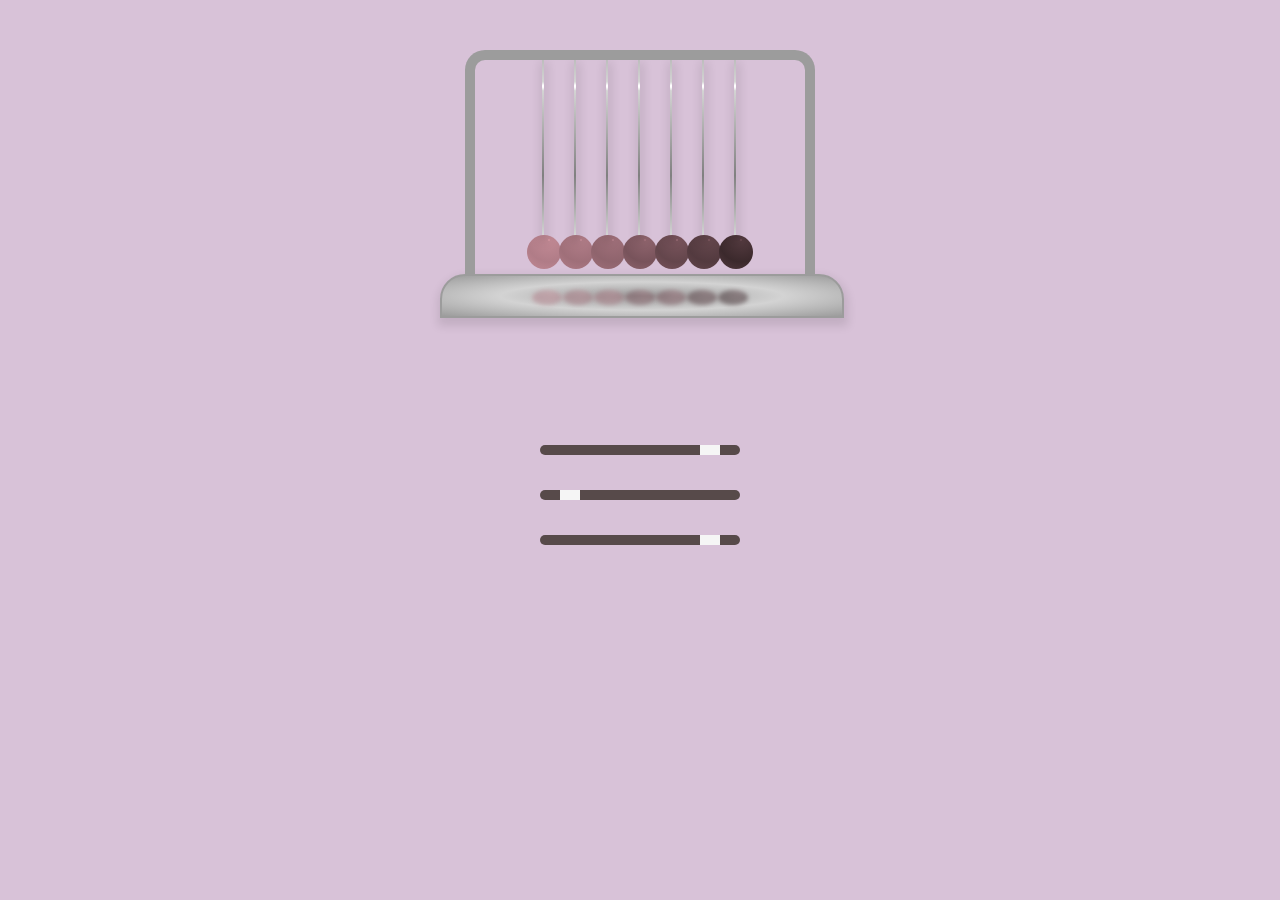
<file: homework10/index.html>
<!DOCTYPE html>
<html lang="en">
<head>
    <meta charset="UTF-8">
    <meta http-equiv="X-UA-Compatible" content="IE=edge">
    <meta name="viewport" content="width=device-width, initial-scale=1.0">
    <title>homework10</title>
    <link rel="stylesheet" href="style.css">
</head>
<body>
    <div class="newton_cradle">
     <div class="pendulum-container">
        <div class="bar"></div>
        <div class="pendulum">
            <span></span>
            <span></span>
            <span></span>
            <span></span>
            <span></span>
            <span></span>
            <span></span>
        </div>
    </div>
    <div class="shadow-container">
        <div class="shadow">
            <span></span>
            <span></span>
            <span></span>
            <span></span>
            <span></span>
            <span></span>
            <span></span>
         </div>
    </div>
</div>
    <div class="escalibur">
        <span class="upper_sword"></span>
        <span class="middle_sword"></span>
        <span class="lower_sword"></span>
    </div>

</body>
</html>
</file>
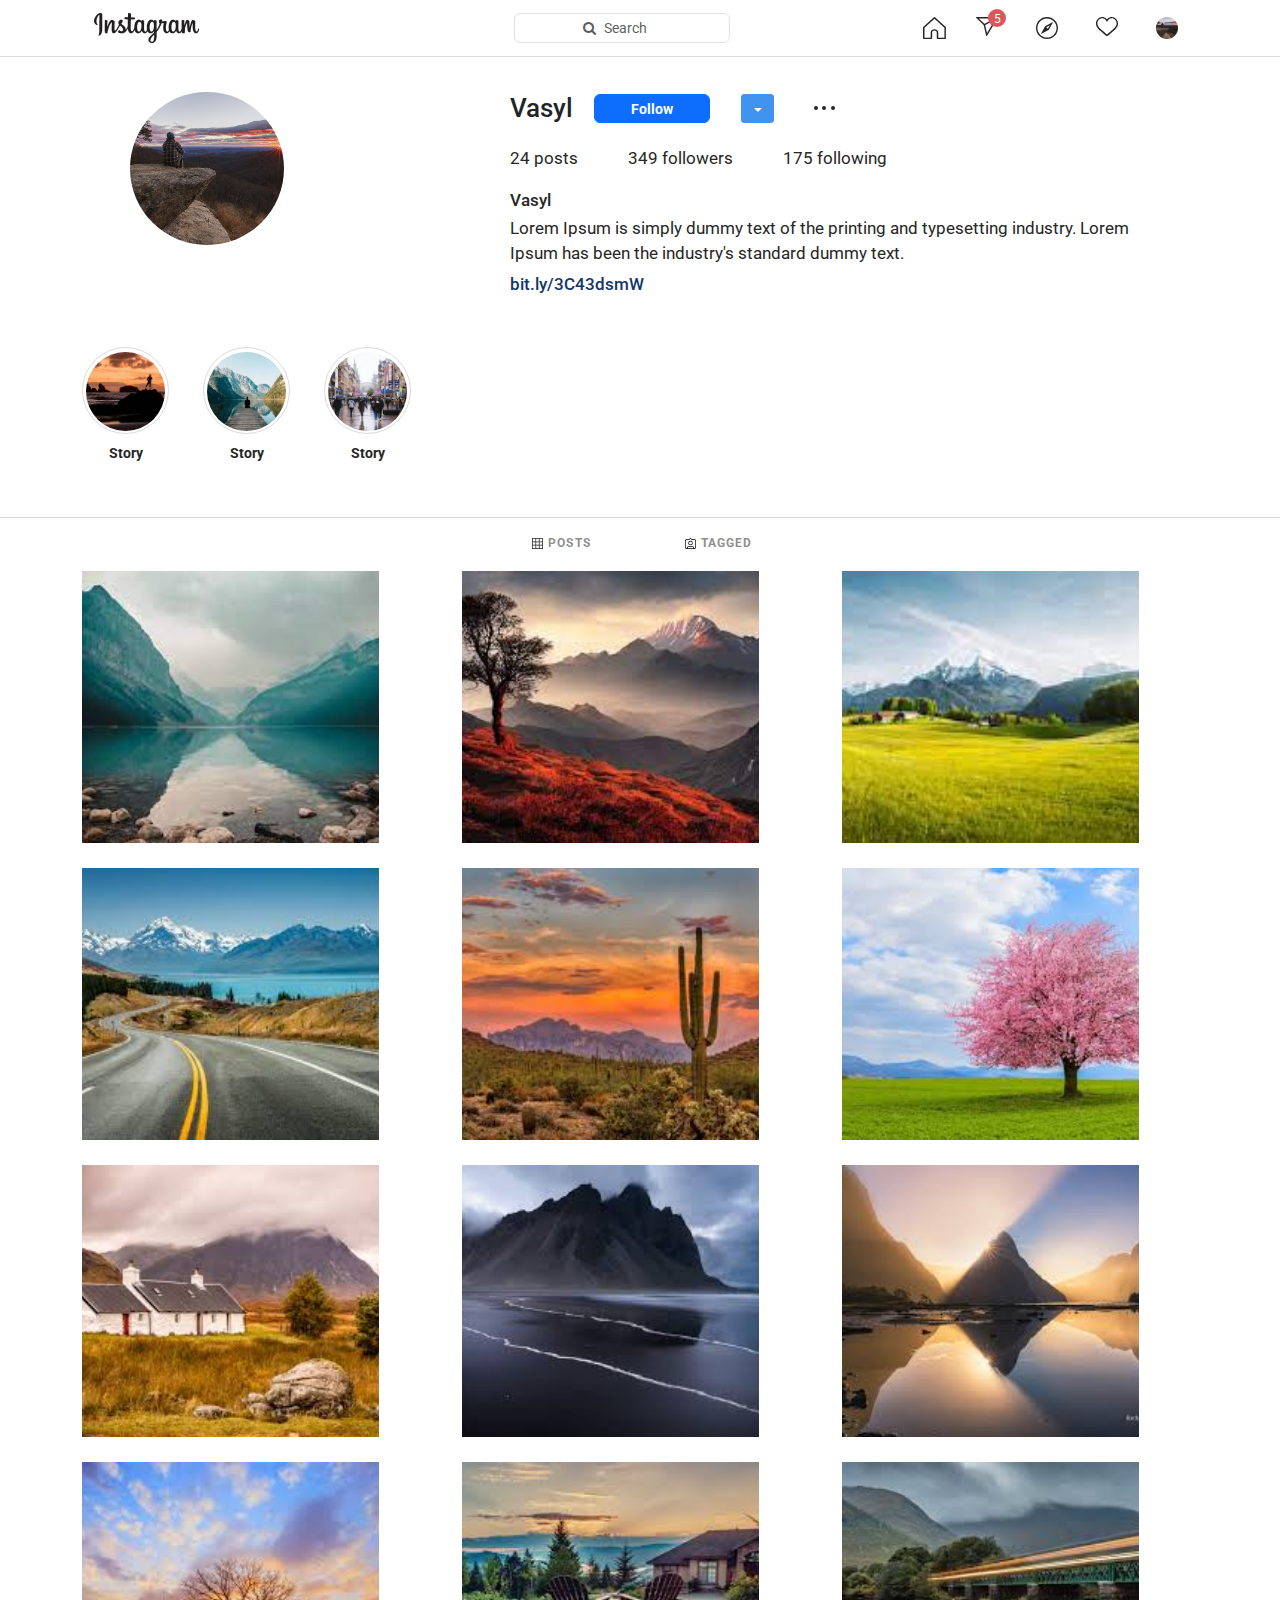
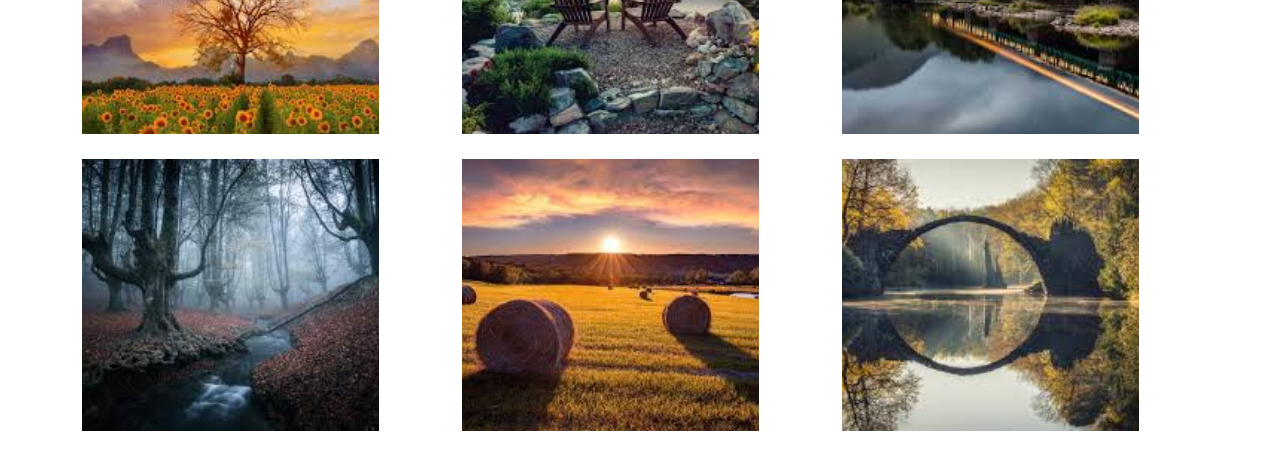
<file: homework11/index.html>
<!DOCTYPE html>
<html lang="en">

<head>
    <meta charset="UTF-8">
    <meta http-equiv="X-UA-Compatible" content="IE=edge">
    <meta name="viewport" content="width=device-width, initial-scale=1.0">
    <link rel="stylesheet" href="https://cdn.jsdelivr.net/npm/bootstrap@5.3.0-alpha3/dist/css/bootstrap.min.css">
    <link rel="shortcut icon" href="img/logo (2).png" type="image/x-icon">
    <link rel="stylesheet" href="style.css">
    <link rel="preconnect" href="https://fonts.gstatic.com">
    <link href="https://fonts.googleapis.com/css2?family=Roboto:wght@400;500;700&display=swap" rel="stylesheet">
    <link href="https://cdnjs.cloudflare.com/ajax/libs/font-awesome/4.7.0/css/font-awesome.min.css" rel="stylesheet" />
    <title>Instagram</title>
</head>

<body>
    <header>
        <div class="container-lg ">
            <nav class="navbar navbar-expand-lg navbar-light bg-light">
                <div class="container-fluid ">
                    <a class="navbar-brand" href="#"><img src="img/Instagram.png" alt="instagram_logo"></a>
                    <button class="navbar-toggler" type="button" data-bs-toggle="collapse"
                        data-bs-target="#navbarScroll" aria-controls="navbarScroll" aria-expanded="false"
                        aria-label="Toggle navigation">
                        <span class="navbar-toggler-icon"></span>
                    </button>
                    <div class="collapse navbar-collapse" id="navbarScroll">
                        <form class="d-flex">
                            <input class="form-control me-2" type="search" placeholder="&#xF002  Search"
                                aria-label="Search">
                        </form>


                        <ul class="navbar-nav me-auto my-2 my-lg-0 navbar-nav-scroll"
                            style="--bs-scroll-height: 100px;">
                            <li class="nav-item">
                                <a class="nav-link active" aria-current="page" href="#">
                                    <svg class="home">
                                        <use xlink:href="#home"></use>
                                    </svg>
                                </a>
                            </li>
                            <li class="nav-item">
                                <a class="nav-link active notification-link" aria-current="page" href="#">
                                    <svg class="notification">
                                        <use xlink:href="#notification"></use>
                                    </svg>
                                    <svg class="counter">
                                        <use xlink:href="#counter"></use>
                                    </svg>
                                    <span>5</span>
                                </a>
                            </li>
                            <li class="nav-item">
                                <a class="nav-link active" aria-current="page" href="#">
                                    <svg class="navigation">
                                        <use xlink:href="#navigation"></use>
                                    </svg>
                                </a>
                            </li>
                            <li class="nav-item">
                                <a class="nav-link active" aria-current="page" href="#">
                                    <svg class="like">
                                        <use xlink:href="#like"></use>
                                    </svg>
                                </a>
                            </li>
                            <li class="nav-item">
                                <a class="nav-link active" aria-current="page" href="#">
                                    <div class="photo-user_mini"><img src="img/avatar.jpg" alt="person"></div>
                                </a>
                            </li>
                        </ul>
                    </div>
                </div>
            </nav>
        </div>
    </header>

    <div class="bar_anderline"></div>

    <div class="container-lg">
        <div class="row justify-content-center">
            <div class="col-4 align-self-center">
                <div class="avatar">
                    <img src="img/avatar.jpg" alt="avatar">
                </div>
            </div>

            <div class="col-7">
                <div class="folowing ">

                    <h1 class="name">Vasyl</h1>
                    <button class="btn btn-primary follow-btn" type="submit">Follow</button>

                    <div class="dropdown">
                        <a class="btn btn-secondary dropdown-toggle" href="#" role="button" id="dropdownMenuLink"
                            data-bs-toggle="dropdown" aria-expanded="false"></a>
                        <ul class="dropdown-menu" aria-labelledby="dropdownMenuLink">
                            <li><a class="dropdown-item" href="#">Надіслати повідомлення</a></li>
                            <li><a class="dropdown-item" href="#">Відписатися</a></li>
                        </ul>
                    </div>

                    <button class="more " data-bs-toggle="modal" data-bs-target="#staticBackdrop">
                        <div></div>
                        <div></div>
                        <div></div>
                    </button>

                    <div class="modal fade" id="staticBackdrop" data-bs-backdrop="static" data-bs-keyboard="false"
                        tabindex="-1" aria-labelledby="staticBackdropLabel" aria-hidden="true">
                        <div class="modal-dialog modal-dialog-centered">
                            <div class="modal-content">
                                <div class="modal-body">
                                    <button class="btn">Обмежити цього користувача</button>
                                    <div class="bar "></div>
                                    <button class="btn">Блокувати </button>
                                    <div class="bar "></div>
                                    <button class="btn"> Поскаржитися на користувача</button>
                                    <div class="bar "></div>
                                    <button class="btn">Відписатися</button>
                                    <div class="bar "></div>
                                    <button type="button" class="btn-close" data-bs-dismiss="modal" aria-label="Close">
                                        Скасувати</button>
                                </div>
                            </div>
                        </div>
                    </div>
                </div>

                <div class="user_and_about_block_wrapper">
                    <div class="user_block">
                        <p class="user_block_posts">24 posts</p>
                        <p class="user_block_followers">349 followers</p>
                        <p class="user_block_following">175 following</p>
                    </div>
                    <div class="about_block">
                        <p class="about_block_name">Vasyl</p>
                        <p class="about_block_info">Lorem Ipsum is simply dummy text of the printing and typesetting
                            industry. Lorem Ipsum has been the industry's standard dummy text.</p>
                        <a href="#" class="about_block_link">bit.ly/3C43dsmW</a>
                    </div>
                </div>
            </div>

        </div>
    </div>


    <div class="container-lg">
        <div class="row  story-row">
            <div class="col-7 story-col">
                <div class="story">
                    <div class="story-logo">
                        <div class="story-photo">
                            <img src="img/story_1.jpg" alt="image">
                        </div>
                    </div>
                    <p class="name-story">Story</p>
                </div>
                <div class="story">
                    <div class="story-logo">
                        <div class="story-photo">
                            <img src="img/story_2.jpg" alt="image">
                        </div>
                    </div>
                    <p class="name-story">Story</p>
                </div>
                <div class="story">
                    <div class="story-logo">
                        <div class="story-photo">
                            <img src="img/story_3.jpg" alt="image">
                        </div>
                    </div>
                    <p class="name-story">Story</p>
                </div>
            </div>
        </div>
    </div>

    <div class="bar_anderline_bottom"></div>

    <div class="container-lg">
        <div class="row-posts">
            <div class="posts">
                <svg class="posts_svg">
                    <use xlink:href="#layout_grid"></use>
                </svg>
                <span>POSTS</span>
            </div>
            <div class="tagget">
                <svg class="tagged_svg">
                    <use xlink:href="#tagged"></use>
                </svg>
                <span>TAGGED</span>
            </div>
        </div>
    </div>

    <div class="container-lg">
        <div class="row">
            <div class="col-4 posts_block">
                <div class="photo-post">
                    <img src="img/posts/posts_1.jpg" alt="landscape">
                </div>
            </div>

            <div class="col-4 posts_block ">
                <div class="photo-post">
                    <img src="img/posts/posts_2.jpg" alt="landscape">
                </div>
            </div>


            <div class="col-4 posts_block ">
                <div class="photo-post">
                    <img src="img/posts/posts_3.jpg" alt="landscape">
                </div>
            </div>
        </div>

        <div class="row">
            <div class="col-4 posts_block ">
                <div class="photo-post">
                    <img src="img/posts/posts_4.jpg" alt="landscape">
                </div>
            </div>


            <div class=" col-4 posts_block ">
                <div class="photo-post">
                    <img src="img/posts/posts_5.jpg" alt="landscape">
                </div>
            </div>

            <div class="col-4 posts_block ">
                <div class="photo-post">
                    <img src="img/posts/posts_6.jpg" alt="landscape">
                </div>
            </div>
        </div>

        <div class="row">
            <div class="col-4 posts_block ">
                <div class="photo-post">
                    <img src="img/posts/posts_7.jpg" alt="landscape">
                </div>
            </div>

            <div class="col-4 posts_block ">
                <div class="photo-post">
                    <img src="img/posts/posts_8.jpg" alt="landscape">
                </div>
            </div>

            <div class="col-4 posts_block ">
                <div class="photo-post">
                    <img src="img/posts/posts_9.jpg" alt="landscape">
                </div>
            </div>
        </div>

        <div class="row">
            <div class="col-4 posts_block ">
                <div class="photo-post">
                    <img src="img/posts/posts_10.jpg" alt="landscape">
                </div>
            </div>

            <div class="col-4 posts_block ">
                <div class="photo-post">
                    <img src="img/posts/posts_11.jpg" alt="landscape">
                </div>
            </div>

            <div class="col-4 posts_block ">
                <div class="photo-post">
                    <img src="img/posts/posts_12.jpg" alt="landscape">
                </div>
            </div>
        </div>

        <div class="row">
            <div class="col-4 posts_block ">
                <div class="photo-post">
                    <img src="img/posts/posts_13.jpg" alt="landscape">
                </div>
            </div>

            <div class="col-4 posts_block ">
                <div class="photo-post">
                    <img src="img/posts/posts_14.jpg" alt="landscape">
                </div>
            </div>

            <div class="col-4 posts_block ">
                <div class="photo-post">
                    <img src="img/posts/posts_15.jpg" alt="landscape">
                </div>
            </div>
        </div>

    </div>

    <div class="block-with-svg">

        <svg width="0" height="0" class="hidden">
            <symbol xmlns="http://www.w3.org/2000/svg" viewBox="0 0 23 22" id="home">
                <path
                    d="M22.177 22h-7.66c-.4 0-.75-.32-.75-.687v-5.631c0-1.19-1.002-2.107-2.303-2.107-1.302 0-2.303.916-2.303 2.107v5.631c0 .367-.35.687-.75.687H.75c-.4 0-.75-.32-.75-.687v-10.76c0-.183.1-.366.2-.503L10.963.206a.774.774 0 011.052 0l10.762 9.844c.2.183.3.504.15.732 0 .046-.05.046-.05.092v10.44c.05.366-.3.686-.7.686zm-6.909-1.374h6.158v-9.89l-9.912-9.065-10.012 9.157v9.798h6.157v-4.944c0-1.97 1.652-3.48 3.805-3.48 2.152 0 3.804 1.51 3.804 3.48v4.944z">
                </path>
            </symbol>
        </svg>
        <svg class="icon">
            <use xlink:href="#home"></use>
        </svg>

        <svg width="0" height="0" class="hidden">
            <symbol xmlns="http://www.w3.org/2000/svg" viewBox="0 0 22 19" id="notification">
                <path
                    d="M21.513 0H.461C.04 0-.147.509.133.787L7.62 8.098l2.573 10.55c.093.417.655.463.842.14L21.934.693C22.121.37 21.887 0 21.514 0zM2.753 1.388h15.672L8.695 6.71a.502.502 0 01-.562-.093l-5.38-5.229zm8.28 14.716l-1.87-7.682a.463.463 0 01.233-.51l9.778-5.367-8.14 13.559z">
                </path>
            </symbol>
        </svg>
        <svg class="icon">
            <use xlink:href="#notification"></use>
        </svg>


        <svg width="0" height="0" class="hidden">
            <symbol fill="none" xmlns="http://www.w3.org/2000/svg" viewBox="0 0 18 18" id="counter">
                <circle cx="9" cy="9" r="9" fill="#DC565B"></circle>
            </symbol>
        </svg>
        <svg class="icon">
            <use xlink:href="#counter"></use>
        </svg>


        <svg width="0" height="0" class="hidden">
            <symbol xmlns="http://www.w3.org/2000/svg" viewBox="0 0 22 22" id="navigation">
                <path fill-rule="evenodd" clip-rule="evenodd"
                    d="M11 0c6.085 0 11 4.915 11 11s-4.915 11-11 11S0 17.085 0 11 4.915 0 11 0zm0 20.596c5.29 0 9.596-4.307 9.596-9.596 0-5.29-4.307-9.596-9.596-9.596-5.29 0-9.596 4.307-9.596 9.596 0 5.29 4.307 9.596 9.596 9.596zM8.94 9.502c.14-.234.328-.421.562-.562l6.928-3.79c.14-.047.28-.047.374.047.094.093.14.234.047.374l-3.791 6.928c-.14.234-.328.421-.562.562L5.57 16.85c-.14.047-.28.047-.374-.047-.094-.093-.14-.234-.047-.374L8.94 9.502zm2.903 2.34l2.012-3.65-3.65 2.012 1.638 1.639z">
                </path>
            </symbol>
        </svg>
        <svg class="icon">
            <use xlink:href="#navigation"></use>
        </svg>

        <svg width="0" height="0" class="hidden">
            <symbol xmlns="http://www.w3.org/2000/svg" viewBox="0 0 22 19" id="like">
                <path fill-rule="evenodd" clip-rule="evenodd"
                    d="M15.821 0C12.498 0 11 2.456 11 2.456S9.502 0 6.179 0C2.762 0 0 2.966 0 6.627c0 3.66 2.855 5.746 5.71 8.249C10.018 18.676 10.299 19 11 19s.983-.324 5.29-4.124c2.902-2.55 5.71-4.634 5.71-8.25C22 2.967 19.238 0 15.821 0zm-.468 13.81c-2.527 2.224-3.885 3.475-4.353 3.753-.468-.324-2.153-1.807-4.353-3.753-2.575-2.271-5.243-4.171-5.243-7.23 0-2.873 2.153-5.236 4.775-5.236 1.919 0 2.949.927 3.698 1.946 1.685 2.364.561 2.364 2.246 0 .75-1.02 1.78-1.946 3.698-1.946 2.622 0 4.775 2.363 4.775 5.236 0 3.105-2.668 5.005-5.243 7.23z">
                </path>
            </symbol>
        </svg>
        <svg class="icon">
            <use xlink:href="#like"></use>
        </svg>


        <svg width="0" height="0" class="hidden">
            <symbol fill="none" xmlns="http://www.w3.org/2000/svg" viewBox="0 0 216 29" id="magnify 88">
                <rect x=".5" y=".5" width="215" height="28" rx="2.5" fill="#FAFAFA" stroke="#DBDBDB"></rect>
            </symbol>
        </svg>
        <svg class="icon">
            <use xlink:href="#magnify 88"></use>
        </svg>

        <svg width="11" height="11" class="hidden">
            <symbol xmlns="http://www.w3.org/2000/svg" viewBox="0 0 11 11" id="tagged">
                <path
                    d="M9.596 1.18H6.998a.462.462 0 01-.328-.14L5.734.105a.34.34 0 00-.491 0l-.937.935a.462.462 0 01-.327.14H1.404C.632 1.18 0 1.813 0 2.584v7.014C0 10.37.632 11 1.404 11h8.192C10.368 11 11 10.369 11 9.597V2.583c0-.771-.632-1.402-1.404-1.402zM2.715 10.3a.247.247 0 01-.234-.28c.164-.75.819-1.31 1.591-1.31h2.809a1.61 1.61 0 011.591 1.31.247.247 0 01-.234.28H2.715zm7.583-.702a.69.69 0 01-.702.702h-.14c-.118 0-.211-.094-.235-.21-.14-1.17-1.123-2.082-2.317-2.082H4.096c-1.194 0-2.2.912-2.317 2.081-.024.117-.117.21-.234.21h-.14a.69.69 0 01-.703-.7V2.582a.69.69 0 01.702-.701h2.598c.304 0 .609-.117.82-.35L5.5.852l.679.678c.21.21.515.351.819.351h2.598a.69.69 0 01.702.701v7.014zM5.5 2.817a2.246 2.246 0 00-2.247 2.245 2.246 2.246 0 004.494 0A2.246 2.246 0 005.5 2.817zm0 3.764a1.542 1.542 0 110-3.086c.866 0 1.545.678 1.545 1.543 0 .842-.702 1.543-1.545 1.543z">
                </path>
            </symbol>
        </svg>
        <svg class="icon">
            <use xlink:href="#tagged"></use>
        </svg>

        <svg width="11" height="11" class="hidden">
            <symbol fill="none" xmlns="http://www.w3.org/2000/svg" viewBox="0 0 11 11" id="layout_grid">
                <path fill-rule="evenodd" clip-rule="evenodd"
                    d="M10.633 0H.367A.376.376 0 000 .367v10.266c0 .196.171.367.367.367h10.266a.376.376 0 00.367-.367V.367A.376.376 0 0010.633 0zm-9.9.733h2.69v2.69H.732V.732zm0 3.423h2.69v2.688H.732V4.156zm2.69 6.11H.732V7.579h2.69v2.689zm3.421 0H4.156V7.579h2.688v2.689zm0-3.422H4.156V4.156h2.688v2.688zm0-3.422H4.156V.733h2.688v2.69zm3.423 6.845h-2.69v-2.69h2.69v2.69zm0-3.423h-2.69V4.156h2.69v2.688zm0-3.422h-2.69V.733h2.69v2.69z"
                    fill="#262626"></path>
            </symbol>
        </svg>
        <svg class="icon">
            <use xlink:href="#layout_grid"></use>
        </svg>


    </div>
    <script src="https://cdn.jsdelivr.net/npm/bootstrap@5.3.0-alpha3/dist/js/bootstrap.bundle.min.js"></script>
</body>

</html>
</file>
<file: homework01/style.css>
body {
    max-width: fit-content;
    margin: 0 auto;

    background-color: aliceblue; 
    border: 2px solid darkmagenta;
    border-radius: 10px;
}



ul{
    margin-top: -15px;
}
</file>
<file: homework02/style.css>
body {
    max-width: 800px;
    margin: 0 auto;
    padding: 80px 80px;
    background-color: aliceblue; 
 }

.aboutShelters {
    margin-top: -15px;
}

ul {
    margin-top: -15px;
}
</file>
<file: homework04/style.css>
html, body, div, span, applet, object, iframe,
h1, h2, h3, h4, h5, h6, p, blockquote, pre,
a, abbr, acronym, address, big, cite, code,
del, dfn, em, img, ins, kbd, q, s, samp,
small, strike, strong, sub, sup, tt, var,
b, u, i, center,
dl, dt, dd, ol, ul, li,
fieldset, form, label, legend,
table, caption, tbody, tfoot, thead, tr, th, td,
article, aside, canvas, details, embed, 
figure, figcaption, footer, header, hgroup, 
menu, nav, output, ruby, section, summary,
time, mark, audio, video {
	margin: 0;
	padding: 0;
	border: 0;
	font-size: 100%;
	font: inherit;
	vertical-align: baseline;
}

article, aside, details, figcaption, figure, 
footer, header, hgroup, menu, nav, section {
	display: block;
}
body {
	line-height: 1;
}
ol, ul {
	list-style: none;
}
blockquote, q {
	quotes: none;
}
blockquote:before, blockquote:after,
q:before, q:after {
	content: '';
	content: none;
}
table {
	border-collapse: collapse;
	border-spacing: 0;
}



.header{
    width: 100%;
    height: auto;
    background-color:  #ED4C5C;
    padding-top: 94px;
    padding-bottom: 95px;
}
.container{
    max-width: 1100px;
    height: auto;
    margin: 0 auto;
}
.header_inner{
    display: flex;
    justify-content: flex-start;
}
.header_text{
    margin-right: 81px;
}
.header__title{
    font-family: 'Lato', sans-serif;
    font-style: normal;
    font-weight: 700;
    font-size: 36px;
    line-height: 43px;
    color: #FFFFFF;
    width: 445px;
    height: 107px;
    margin-bottom: 24px;
    padding-top: 22px;
}
.header__text_inner{
    font-family: 'Lato', sans-serif;
    font-weight: normal;
    font-size: 14px;
    line-height: 140%;
    text-align: justify;
    color: #FFFFFF;
    width: 445px;
    height: 64px;
    margin-bottom: 40px;
}
.header_icons{
    width: 134px;
    height: 32px;
    display: flex;
    justify-content: space-between;
    align-items: center;
}
.slider_box{
    height: auto;
    object-fit: contain;
    overflow: hidden;
}
.header_img{

    max-width: 533px;
}

.contact{
    width: 100%;
    background: #FFFFFF;
}
.contact_inner{
    display: flex;
    justify-content: space-between;
}
.contact_text{
    margin-top: 117px;
    margin-bottom: 268px;
    margin-right: 114px;
    max-width: 445px;
    height: 160px;  
    display: flex;
    flex-direction: column;
    justify-content: space-between;
}
.contact_title{
    font-family: 'Lato', sans-serif;
    font-style: normal;
    font-weight: 700;
    font-size: 36px;
    line-height: 43px;
    color: #000000;
}
.contact_text_inner{
    font-family: 'Lato', sans-serif;
    font-weight: normal;
    font-size: 14px;
    line-height: 140%;
    text-align: justify;
    color: #000000;
    max-width: 434px;
    height: 64px;
}
form{
    max-width: 540px;
    height: 305px;
    margin-top: 117px;
    margin-bottom: 123px;
}
select, 
input[type=text]{
    font-family: 'Lato', sans-serif;
    font-weight: normal;
    font-size: 16px;
    line-height: 19px;
    color: rgba(19, 39, 67, 0.5);
    border: 1px solid #333333;
    box-sizing: border-box;
    border-radius: 6px;
    padding:21px 0px 20px 31px;
}
select {
    background: url(img/erow_downsvg.svg) no-repeat right #FFFFFF;
    -webkit-appearance: none; 
    background-position-x: 95%;
    color: rgba(19, 39, 67, 0.5);
}
select > option{
    padding:21px 0px 20px 31px;
}
.first_name{
    margin-right: 26px;
}
.first_name,
.second_name{
    width: 255px;
    height: 60px;
    margin-bottom: 24px;
}
.select_service,
.phone_number{
    width: 100%;
}
.phone_number{
    margin-bottom: 24px;
}
.select_service{
    margin-bottom: 27px;
    padding-right: 26px;
}
.submit_button{
    background: #ED4C5C;
    border: 1.5px solid #ED4C5C;
    box-sizing: border-box;
    border-radius: 6px;
    max-width: 160px;
    height: 50px;
    font-family: 'Lato', sans-serif;
    font-weight: normal;
    font-size: 14px;
    line-height: 17px;
    text-transform: uppercase;
    color: #FFFFFF;
    padding: 16px 33px;
    cursor: pointer;
}


footer{
    background: #FAFAFA;
}
.footer_inner{
    display: flex;
    justify-content: space-between;
    padding-bottom: 86px;
    padding-top: 85px;
}
h3{
    font-family: 'Lato', sans-serif;
    font-weight: bold;
    font-size: 18px;
    line-height: 22px;
    color: #101010;
}
.addres_title,
.touch_title,
.support_title {
    margin-bottom: 33px;
}
.services_title{
    margin-bottom: 28px;
}
.addres_text{
    margin-bottom: 141px;
    height: 54px;
    font-family: 'Lato', sans-serif;
    font-style: normal;
    font-weight: normal;
    font-size: 12px;
    line-height: 150%;
    color: #101010;
}
.copyright{
    font-family: 'Lato', sans-serif;
    font-style: normal;
    font-weight: normal;
    font-size: 12px;
    line-height: 14px;
    color: #101010;
    }
li{
    font-family: 'Lato', sans-serif;
    font-style: normal;
    font-weight: normal;
    font-size: 12px;
    line-height: 160%;
    text-transform: capitalize;
    color: #000000;
}
.mail{
    font-family: 'Lato', sans-serif;
    font-style: normal;
    font-weight: normal;
    font-size: 12px;
    line-height: 14px;
    color: #101010;
    margin-bottom: 11px;
}
.phone{
    font-family: 'Lato', sans-serif;
    font-style: normal;
    font-weight: normal;
    font-size: 12px;
    line-height: 14px;
    color: #121212;
    margin-bottom: 22px;
}
.contact_icons{
    max-width: 66px;
    display: flex;
    justify-content: space-between;
}
.support_column img {
    max-width: 216px;
    height: 31px;
}
</file>
<file: homework05/style.css>
body {
    background-color: rgba(8, 8, 8, 0.833);
    color: white;
}
table {
    font-family: 'Courier New', Courier, monospace;
    border-collapse: collapse;
    table-layout: fixed;
    column-gap: 10px;
    box-shadow: 0 0 0 1px #787777;
    width: 100%;
    max-width: 1000px;
    margin: 50px;
    column-gap: 120px;
    
   
  }
  img {
    Width: 20px;
    Height: 10px;
   
  } 
 th, 
 td {
    padding: 20px;
    text-align: left;
    border-bottom: 1px solid #836a6a;
  }

   .light, 
   .dots {
    color: rgb(186, 185, 185);
  }
  .dots {
    text-align: right;
  }

  .dots_bold{
    text-align: right;
    font-weight: bold;
  }

  .search {
    background: url(img/search-lupa.png) no-repeat left;
    background-size: 20px;
    background-position: 10px 10px;
    border-radius: 10px;
    background-color: rgba(93, 93, 93, 0.458);
    padding: 15px;
    opacity: 0,2;
    float: right;
    box-sizing: border-box;
    border-style: none;
    text-align: center;

  }
</file>
<file: homework06/style.css>
html, body, div, span, applet, object, iframe,
h1, h2, h3, h4, h5, h6, p, blockquote, pre,
a, abbr, acronym, address, big, cite, code,
del, dfn, em, img, ins, kbd, q, s, samp,
small, strike, strong, sub, sup, tt, var,
b, u, i, center,
dl, dt, dd, ol, ul, li,
fieldset, form, label, legend,
table, caption, tbody, tfoot, thead, tr, th, td,
article, aside, canvas, details, embed, 
figure, figcaption, footer, header, hgroup, 
menu, nav, output, ruby, section, summary,
time, mark, audio, video {
	margin: 0;
	padding: 0;
	border: 0;
	font-size: 100%;
	font: inherit;
	vertical-align: baseline;
    box-sizing: border-box;
}

article, aside, details, figcaption, figure, 
footer, header, hgroup, menu, nav, section {
	display: block;
}
body {
	line-height: 1;
}
ol, ul {
	list-style: none;
}
blockquote, q {
	quotes: none;
}
blockquote:before, blockquote:after,
q:before, q:after {
	content: '';
	content: none;
}
table {
	border-collapse: collapse;
	border-spacing: 0;
}


body{
    margin:0 auto;
    max-width: 1600px;
    min-height: 100vh;    
    display: flex;
    flex-direction: column;
    background: linear-gradient(180deg, #F6FAFD 0%, #FFFFFF 19.4%);
}

header{
    margin: 50px 112px 131px 240px;
}
.nav_bar{
    display: flex;
    flex-direction: row;
}

.nav_bar_logo{
    margin: 12px 121px 0px 0px ;
}

.nav_bar_links{
    display: flex;
    justify-content: center;
    align-items: center;
}

a{
    margin-right: 40px;
}

.nav_bar_text_bold,
.nav_bar_text {
    text-decoration: none;
}

.nav_bar_text_bold{
    font-family:'Sen', sans-serif;
    font-style: normal;
    font-weight: 800;
    font-size: 16px;
    line-height: 160%;
    color: #212353;
   }

.nav_bar_text{
    font-family:'Sen', sans-serif;
    font-size: 16px;
    font-weight: 500;
    line-height: 26px;
    letter-spacing: 0em;
    color: #212353;
}

.nav_bar_button{
    background: #FFFFFF;
    box-shadow: 0px 5px 5px rgba(75, 93, 104, 0.1);
    border-radius: 50px;    
    border: none;
    cursor: pointer;
    padding: 17px 49px 17px 29px;    
    margin-left: auto;
    font-family: 'Avenir';
    font-style: normal;
    font-weight: 800;
    font-size: 16px;
    line-height: 160%;
    letter-spacing: 0.005em;
    color: #212353;
}
.nav_bar_button:hover{
    box-shadow: 0px 5px 5px rgba(75, 93, 104, 0.5);
}

 .nav_bar_button_img{
    margin-left: 20px;
 }

 .save_data_block{
    max-width: 1248px;
    margin: 0px 112px 100px 240px;
    position:relative;
 }

 .save_data_content_block{
    flex-direction: column;
    display: flex;

 }

.save_data_content_block_title{
    font-family: 'Helvetica';
    font-style: normal;
    font-weight: 700;
    font-size: 80px;
    line-height: 110%;
    align-items: center;
    color: #212353;
    z-index: 1;
    width: 645px;
    height: 184px;
    margin-bottom: 50px;
}

.save_data_content_block_paragraph{
    font-family: 'Avenir';
    font-style: normal;
    font-weight: 500;
    font-size: 18px;
    line-height: 160%;
    color: #4B5D68;
    z-index: 2;
    margin-bottom: 50px;
    max-width: 380px;
}

.save_data_content_block_button{
    background: #9C69E2;
    border-radius: 50px;
    padding: 16px 37px 15px 37px;
    margin-bottom: 70px;
    width: 170px;
    border-style: none;
}

.save_data_content_block_button_title{
    font-family: 'Avenir';
    font-style: normal;
    font-weight: 800;
    font-size: 18px;
    line-height: 160%;
    align-items: center;
    text-align: center;
    color: #FFFFFF;
}

.save_data_content_block_pictures{
    max-width: 885px;
    height: 468px;
    position: absolute;
    right: calc(0px);
    bottom: 0;
    z-index: -1;

}

.save_data_block_pictures_img{
    object-fit: contain;
    width: 100%;
    height: 100%;
}

.information_inner_block{
    background-color: rgba(240, 99, 184, 0.15);
    border-radius: 50px;
    max-width: 1117px;
    margin: 0 auto;
    margin-top: 99,18px;
    display: flex;
    flex-direction: row;
}

.information_inner_block_content{
    display: flex;
    flex-direction: column;
    margin: 126px 92px 125px 62px;
}
.information_inner_block_content_title{
    font-family: 'Helvetica';
    font-style: normal;
    font-weight: 700;
    font-size: 40px;
    line-height: 130%;
    align-items: center;
    color: #212353;
    margin-bottom: 40px;
}

.information_inner_block_content_text{
    font-family: 'Avenir';
    font-style: normal;
    font-weight: 500;
    font-size: 18px;
    line-height: 160%;
    color: #4B5D68;
}

.features_block{
    margin: 0 auto;
    max-width:1136.8468017578125px;
    border-radius: 0px;
    margin-bottom: 183px;
}

.features_block_content{
    
    display: flex;
    flex-direction: column;
}

.features_block_title{
    font-family: 'Helvetica';
    font-style: normal;
    font-weight: 700;
    font-size: 40px;
    line-height: 130%;
    align-items: center;
    text-align: center;
    color: #212353;
    margin-bottom: 50px;
    margin-top: 150px;
}

.features_block_text{
    font-family: 'Avenir';
    font-style: normal;
    font-weight: 500;
    font-size: 18px;
    line-height: 160%;
    text-align: center;
    color: #4B5D68;
    margin-bottom: 149px;
}

.features_block_content{
    display: grid;
    grid-template-columns: repeat(2, 1fr);
    grid-template-rows: repeat(2, 1fr);
    row-gap: 132px;
    column-gap: 92px;
}

.search_data,
.hours_access,
.print_out,
.security_code{
    display: flex;
    flex-direction: row;
}

.search_data_content,
.hours_access_content,
.print_out_content,
.security_code_content{
    margin-left: 30px;
}

.search_data_content_title,
.hours_access_content_title,
.print_out_content_title,
.security_code_content_title{
    font-family: 'Helvetica';
    font-style: normal;
    font-weight: 700;
    font-size: 24px;
    line-height: 130%;
    color: #212353;
    margin-bottom: 20px;
}

.search_data_content_text,
.hours_access_content_text,
.print_out_content_text,
.security_code_content_text{
    font-family: 'Avenir';
    font-style: normal;
    font-weight: 400;
    font-size: 16px;
    line-height: 160%;
    color: #4B5D68;
    margin-bottom: 20px;
    max-width: 220px;
    height: 160px;
}

.search_data_content_button,
.hours_access_content_button,
.print_out_content_button,
.security_code_content_button{
    font-family: 'Avenir';
    font-style: normal;
    font-weight: 800;
    font-size: 16px;
    line-height: 160%;
    align-items: center;
    letter-spacing: 0.005em;
    color: #212353;
    border-style: none;
    background-color: initial;
}

.search_data_content_button_img,
.hours_access_content_button_img,
.print_out_content_button_img,
.security_code_content_button_img{
    margin-left: 20px;
}

.testimonials{
    max-width: 1118px;
    margin: 0 auto;
    background: #9C69E2;
    border-radius: 50px;
    padding: 109px 65px 65px 93px;
}

.testimonials_block_title > p{
    font-family: 'Helvetica';
    font-style: normal;
    font-weight: 700;
    font-size: 40px;
    line-height: 130%;
    color: #FFFFFF;
    margin-bottom: 88px;
}

.testimonials_block_content{
    max-width: 949px;
    margin: 0 auto;
    background: #FFFFFF;
    border-radius: 20px;
    position: relative;
    display: flex;
    flex-direction: row;
    padding-bottom: 50px;
    padding-top: 30px;
}

.testimonials_block_content:hover {
    border-bottom: rgba(66, 27, 121, 0.747) solid 20px;
    box-shadow: 0px 20px 0px rgba(156, 105, 226, 0.3);
    border-radius: 30px;
}

.testimonials_block_content_img{
    position: absolute;
    left: calc(103px);
    top: 60;
}

.testimonials_block_content_img_pictures{
    object-fit: contain;
    width: 100%;
    height: 100%;
    z-index: -1;
}

.testimonials_block_content_person{
    margin-left: 279px;
    margin-top: 20px;
    z-index: 1;
}

.testimonials_block_content_person_name{
    font-family: 'Avenir';
    font-style: normal;
    font-weight: 900;
    font-size: 18px;
    line-height: 160%;
    letter-spacing: 0.005em;
    color: #212353;
}

.testimonials_block_content_person_email{
    font-family: 'Avenir';
    font-style: normal;
    font-weight: 500;
    font-size: 14px;
    line-height: 160%;
    letter-spacing: 0.01em;
    color: #9C69E2;
    margin-bottom: 19px;
}

.testimonials_block_content_person_about{
    max-width: 566.46px;
    font-family: 'Avenir';
    font-style: normal;
    font-weight: 400;
    font-size: 18px;
    line-height: 180%;
    color: #4B5D68;
}

.testimonials_block_tools{
    margin-top: 63px;
    margin-bottom: 62px;
    display: flex;
    flex-direction: row;
    position: relative;
}

.right_side_tools{
    position: absolute;
    right: 0px;
}
.right_side_tools_img1{
    margin-right: 20px;
}

footer{
    max-width: 1600px;
    margin-top: 150px;
    padding: 100px 240px 96px 240px;
    border-top: 2px solid #9C69E2;;
}

.footer_content_block_top{
    display: flex;
    flex-direction: row;
    position: relative;
    margin-bottom: 150px;
}

.footer_content_block_top_text_title{
    font-family: 'Helvetica';
    font-style: normal;
    font-weight: 700;
    font-size: 40px;
    line-height: 130%;
    color: #212353;
    margin-bottom: 20px;
}

.footer_content_block_top_text_paragraph{
    font-family: 'Avenir';
    font-style: normal;
    font-weight: 500;
    font-size: 18px;
    line-height: 160%;
    color: #4B5D68;
}

.footer_content_block_top_button{
    position: absolute;
    right: 0px;
    top: 21px;
}

.footer_content_block_top_button_wrapper1{
    background-color: #F063B8;
    border-radius: 50px;
    font-family: 'Avenir';
    font-style: normal;
    font-weight: 900;
    font-size: 18px;
    line-height: 160%;
    align-items: center;
    text-align: center;    
    color: #FFFFFF;
    margin-right: 30px;
    border-style: none;
    padding: 16px 37px 15px 37px;
}

.footer_content_block_top_button_wrapper2{
    background: #FFFFFF;
    box-shadow: 0px 5px 5px rgba(75, 93, 104, 0.1);
    border-radius: 50px;
    font-family: 'Avenir';
    font-style: normal;
    font-weight: 900;
    font-size: 16px;
    line-height: 160%;
    align-items: center;
    letter-spacing: 0.005em;
    text-align: center;    
    color: #212353;
    border-style: none;
    padding: 17px 30px 17px 29px;
}

.footer_content_block_top_button_wrapper2_img{
    margin-left: 20px;
}

.footer_content_grid_block{
    display: grid;
    grid-template-columns:  2fr 1fr 1fr 1fr;
    gap: 50px;
}

.logo_block{
    display: flex;
    flex-direction: row;
    margin-bottom: 65px;
}

.logo_block_text{
    font-family: 'Avenir';
    font-style: normal;
    font-weight: 900;
    font-size: 20px;
    line-height: 160%;
    color: #212353;
    margin-left: 20px;
}

.informarion_block_address{
    font-family: 'Avenir';
    font-style: normal;
    font-weight: 500;
    font-size: 16px;
    line-height: 180%;
    letter-spacing: 0.01em;
    color: #212353;
    margin-bottom: 10px;
    
}

.informarion_block_email,
.informarion_block_phone{
    font-family: 'Avenir';
    font-style: normal;
    font-weight: 400;
    font-size: 16px;
    line-height: 180%;
    letter-spacing: 0.01em;
    color: #212353;
    margin-bottom: 10px;
}

.about_block_title{
    font-family: 'Avenir';
    font-style: normal;
    font-weight: 900;
    font-size: 16px;
    line-height: 160%;
    color: #212353;
    margin-bottom: 30px;
}

.about_block_text_profile,
.about_block_text_features,
.about_block_text_careers,
.about_block_text_dw_news{
    font-family: 'Avenir';
    font-style: normal;
    font-weight: 400;
    font-size: 16px;
    line-height: 250%;
    color: #212353;
    margin-bottom: 8px;
}


.help_block_title{
    font-family: 'Avenir';
    font-style: normal;
    font-weight: 900;
    font-size: 16px;
    line-height: 160%;
    color: #212353;
    margin-bottom: 30px;
}

.help_block_text_support,
.help_block_text_sign_up,
.help_block_text_guide,
.help_block_text_reports,
.help_block_text_qa{
    font-family: 'Avenir';
    font-style: normal;
    font-weight: 400;
    font-size: 16px;
    line-height: 250%;
    color: #212353;
    margin-bottom: 8px;
}

.social_media_title{
    font-family: 'Avenir';
    font-style: normal;
    font-weight: 900;
    font-size: 16px;
    line-height: 160%;
    color: #212353;
    margin-bottom: 30px;
}

.footer_content_block_bottom{
    margin-top: 93px;
    margin-bottom: 96px;
    display: flex;
    flex-direction: row;
    position: relative;
}

.footer_content_block_bottom_company_information{
    font-family: 'Avenir';
    font-style: normal;
    font-weight: 400;
    font-size: 12px;
    line-height: 180%;
    align-items: center;
    letter-spacing: 0.01em; 
    color: #212353;
}

.footer_content_block_bottom_chat{
    position: absolute;
    right: 0;
}
</file>
<file: homework08/style.css>
body{
   height: 100%;
  
}

.grid_block{
    max-width: 1200px;
    height: auto;
    margin: 0 auto;
    padding: 20px;
    display: grid;
    grid-template-columns: repeat(4,50px);
    grid-template-rows: repeat(6,50px);
    row-gap: 10px;
    column-gap: 10px;
    justify-content: center;
    margin-bottom: 30px;
}

.grid_block > div{
    background-color: gray;
    border-radius: 10px;
}
.grid_block > div:nth-child(n+21){
    background-color: blue;
}
.grid_block > div:nth-child(4n-1){
    background-color: red;
}

button{
    margin: 30px auto;
    max-width: 501px;
    max-height: 92px;
    background: #44D3A8;
    box-shadow: 0px 4px 4px rgba(0, 0, 0, 0.25);
    border: none;
    border-radius: 100px;
    padding: 36px 120px ;
    font-family: 'Roboto', sans-serif;
    font-weight: bold;
    font-size: 24px;
    line-height: 28px;
    align-items: center;
    text-align: center;
    color: #FFFFFF;
    cursor: pointer;
    transition: 0.2s linear;
    position: relative;
    display: flex;
}

button:hover{
    box-shadow: 0px 4px 4px rgba(0, 0, 0, 0.555);
}
button:active{
    background: #21c090;
    box-shadow: 0px 4px 4px rgba(0, 0, 0, 0.555);
    outline: none;
}

button:focus,
button:visited{
    background: #21c090;
    outline: none;
}

button::before,
button::after{
    content: '';
    width: 200px;
    height: 12px;
    border-top: 2px #C4C4C4 solid;
    border-bottom: 2px #C4C4C4 solid;
    position: absolute;
    top: 50%;
}
button::before{
    left: 0;
    margin-left: -246px;
}
button::after{
    right: 0;
    margin-right: -246px;
}
</file>
<file: homework09/style.css>
html, body, div, span, applet, object, iframe,
h1, h2, h3, h4, h5, h6, p, blockquote, pre,
a, abbr, acronym, address, big, cite, code,
del, dfn, em, img, ins, kbd, q, s, samp,
small, strike, strong, sub, sup, tt, var,
b, u, i, center,
dl, dt, dd, ol, ul, li,
fieldset, form, label, legend,
table, caption, tbody, tfoot, thead, tr, th, td,
article, aside, canvas, details, embed, 
figure, figcaption, footer, header, hgroup, 
menu, nav, output, ruby, section, summary,
time, mark, audio, video,button{
	margin: 0;
	padding: 0;
	border: 0;
	font-size: 100%;
	font: inherit;
	vertical-align: baseline;
    box-sizing: border-box;
}

button{
    cursor: pointer;
}
article, aside, details, figcaption, figure, 
footer, header, hgroup, menu, nav, section {
	display: block;
}
body {
	line-height: 0;
}
ol, ul {
	list-style: none;
}
blockquote, q {
	quotes: none;
}
blockquote:before, blockquote:after,
q:before, q:after {
	content: '';
	content: none;
}
table {
	border-collapse: collapse;
	border-spacing: 0;
}

.conteiner{
    /* max-width: 1440px; */
    margin: 0 auto;
    /* padding: 0 20px; */
}

.sports_header_block{
    background: #F4F6F9;
    padding: 32px 20px 59px 20px;
}

.logo_and_title_block{
    display: flex;
    flex-direction: row;
    align-items: center;
    justify-content: center;
}

.logo_and_title_block_title{
    font-family: 'Product Sans';
    font-size: 24px;
    line-height: 29px;
    letter-spacing: -0.02em;
    color: #5282F0;
    margin-left: 4px;
}

.logo_and_title_block_bold_text{
    font-family: 'Lato';
    font-style: normal;
    font-weight: 700;
    font-size: 30px;
    line-height: 40px;
    display: flex;
    align-items: center;
    text-align: center;
    letter-spacing: 0.03em;
    color: #333333;
    margin-bottom: 33px;
    margin-top: 86px;
}

.logo_and_title_block_text{
    font-family: 'Lato';
    font-style: normal;
    font-weight: 400;
    font-size: 16px;
    line-height: 23px;
    text-align: center;
    color: #4F4F4F;
    margin-bottom: 50px;
}

.logo_and_title_block_download_app_button{
    display: flex;
    justify-content: center;
    align-items: center;

}

.download_button_app_store{
    margin-right: 28px;
}


@media (min-width: 720px) {
  
    .sports_header_block{
        background: no-repeat right url(img/Frame.jpg);
        display: flex;
        flex-direction: row;
        padding: 63px 163px 164px 167px;
    }
    .sports_header_block_wrapper{
        align-items: flex-start;
        justify-content: flex-start;
        display: flex;
        flex-direction: column;
        width: 50%;
    }

    .logo_and_title_block_bold_text{
        text-align: left;
    }

    .logo_and_title_block_text{
        text-align: left;
    }
}


.media-content{
    background: url(img/Ronaldo.png) no-repeat left top;
    height: auto;
    position: relative;
}
.media-content::before{
    position: absolute;
    right: 49%;
    top: 0;
    width: 100%;
    height: 100%;
    content: '';
    background: linear-gradient(270deg, #FFFFFF 1.5%, rgba(255, 255, 255, 0) 67.14%), rgba(255, 255, 255, 0.1);
}
.media_grid-inner{
    display: grid;
    grid-template-columns: 50% 50%;
} 
.media__information{
    padding: 23% 0 21% 11% ;
    background-color: #fff;
}
.pre-title{
    font-family: 'Lato',sans-serif;
    font-weight: 700;
    font-size: 16px;
    line-height: 21px;
    color: #00ADEE;
}
.media__pre-title{
    margin-bottom: 29px;
}
.title {
    font-family: 'Lato',sans-serif;
    font-weight: 700;
    font-size: 28px;
    line-height: 37px;
    color: #333333;
}
.media__title{
    margin-bottom: 29px;
    width: 84%;
}    
.text{
    font-family: 'Lato',sans-serif;
    font-style: 400;
    font-size: 16px;
    line-height: 23px;
    color: #4F4F4F;
}
.media__text{
    margin-bottom: 24px;
    width: 80%;
}
.learn-more{
    font-family: 'Lato',sans-serif;
    font-weight: 700;
    font-size: 16px;
    line-height: 21px;
    color: #00ADEE;
    text-decoration: none;
}
.media-content__img{
    width: 100%;
    height: 100%;
    overflow: hidden;
}
.media-content__img > img{
    width: 100%;
    height: 100%;
    object-fit: cover;
}
.media-content__img{
    display: none;
}
@media (max-width:720px){
    .media_grid-inner{
        grid-template-columns: 1fr;
        grid-template-rows: 1fr auto;
    } 
    .media__information {
        padding: 54px 0 22px 0;
    }
    .pre-title{
        margin-bottom: 27px;
    }
    .media__pre-title{
        text-align: center;
    }
    .title{
        margin: 0 auto;
        text-align: center;
    }
    .media__title{
        margin-bottom: 20px;
    }
    .text{
        margin: 0 auto;
        text-align: center;
    }
    .media__text{
        width: 90%;
        margin-bottom: 20px;
    }
    .learn-more{
        margin: 0 auto;
        text-align: center;
        width: 100%;
        display: inline-block;
    }
    .media-content__img{
        display: block;
    }
}

.media__interactive{
    margin-left:15%;
}
.media__program-information{
    padding: 0 15px;
    display: flex;
}
.media__program-block{
    display: flex;
    flex-direction: column;
    background: #FFFFFF;
    box-shadow: -22.0416px 23.8785px 48.9814px rgba(0, 0, 0, 0.5);
    border-radius: 4px;
    width: 360px;
    position: relative;
    top: 18%;
    left: 0;
    z-index: 4;
    margin-left: 20px;
}

.media__program-notifications{
    background: #EEEEEE;
    border-radius: 0px 0px 4px 4px;
    display: flex;
    justify-content: space-between;
    align-items: center;
    padding: 14px 27px 11px 16px;
}
.media__notification-text{
    font-family: 'Lato',sans-serif;
    font-weight: 400;
    font-size: 18.8812px;
    line-height: 25px;
    color: #4F4F4F;
}
.media__notification-on-of{
    width: 34px;
    height: 21px;
    position: relative;
}

.media__program-text:first-child > span:first-of-type{
    font-family: 'Lato',sans-serif;
    font-weight: 700;
    font-size: 16.7833px;
    line-height: 22px;
    color: #4F4F4F;
    display: inline-block;
    margin-top: 27px;
    margin-bottom: 14px;
}
.media__program-text:first-child > p:first-of-type{
    font-family: 'Lato',sans-serif;
    font-weight: 500;
    font-size: 18px;
    line-height: 24px;
    color: #000000;
    margin-bottom: 14px;
}
.media__program-text:first-child > span:last-of-type{
    font-family: 'Lato',sans-serif;
    font-weight: 400;
    font-size: 16px;
    line-height: 21px;
    color: #000000;
    display: inline-block;
    margin-bottom: 17px;
}
/* ____Toggle Switch____ */
.switch {
    margin: 10px 9px 9px 0px;
    position: relative;
    display: inline-block;
    width: 34px;
    height: 21px;
  }
  .switch input { 
    opacity: 0;
    width: 0;
    height: 0;
  }
    .slider {
    position: absolute;
    cursor: pointer;
    top: 0;
    left: 0;
    right: 0;
    bottom: 0;
    background-color: #ccc;
    -webkit-transition: .4s;
    transition: .4s;
  }
    .slider:before {
    position: absolute;
    content: "";
    height: 21px;
    width: 21px;
    background-color: white;
    -webkit-transition: .4s;
    transition: .4s;
  }
    input:checked + .slider {
    background-color: #2196F3;
  }
    input:focus + .slider {
    box-shadow: 0 0 1px #2196F3;
  }
    input:checked + .slider:before {
    -webkit-transform: translateX(13px);
    -ms-transform: translateX(13px);
    transform: translateX(13px);
  }
    .slider.round {
    border-radius: 34px;
  }
    .slider.round:before {
    border-radius: 50%;
  }
/* ____Toggle Switch____ */

.media__program-logo{
    display: flex;
    align-items: center;
    margin-left: auto;
}
.program-logo__arsenal{
    overflow: hidden;
    width: 71px;
    height: 83.87px;
    transform: translateX(15px);
    position: relative;
    z-index: 5;
}
.program-logo__chelsea{
    overflow: hidden;
    width: 83.97px;
    height: 83.87px;    
    position: relative;
    z-index: 6;
}
.program-logo__arsenal>img,
.program-logo__chelsea>img{
    object-fit: contain;
    width: 100%;
    height: 100%;
}
.media_player{
    box-shadow: -22.0416px 23.8785px 48.9814px rgba(0, 0, 0, 0.5);
    border-radius: 4px;
    width: 360px;
    height: 218.06px;
    overflow: hidden;
    position: relative;
    top:60px;
    left:18%;
    z-index: 3;
    margin-left: 20px;
}
.media_player>img{
    border-radius: 4px;
    object-fit: cover;
    width: 100%;
    height: 100%;
}
@media (max-width:1200px){
    .media__interactive{
        margin-left:0;
    }
}
@media (max-width:885px){
    .media-content {
        background-size: 95% 100%;
    }
    .media__program-block {
        width: 300px;
        left: 5.5%;
    }
    .media_player {
        width: 300px;
        height: 183.58px;
        left: 10%;
        top: 81px;
    }
}
@media (max-width:720px){
    .media-content{
        background: url(img/phone_gradient.png) no-repeat bottom left,url(img/Ronaldo_phone.png) no-repeat bottom left;
        background-size: 100% 50%,100% 50%;
    }
    .media__program-information {
        padding: 0 10px;
    }
    .media-content::before{
        display: none;
    }
    .media__information{
        order: 1;
    }
    .media__interactive{
        order: 2;
        position: relative;
        height: 388px;
    }
    .media__program-text:first-child > span:first-of-type {
        font-size: 11.5188px;
        line-height: 15px;
        margin-top: 19px;
        margin-bottom: 9px;
    }
    .media__program-text:first-child > p:first-of-type {
        font-size: 12.3539px;
        line-height: 16px;
        margin-bottom: 10px;
    }
    .media__program-text:first-child > span:last-of-type {
        font-size: 10.9812px;
        line-height: 14px;
        margin-bottom: 11px;
    }
    .media__program-notifications {
        padding: 10px 18px 7px 10px;
    }
    .media__notification-text {
        font-size: 12.9587px;
        line-height: 17px;
    }
    .program-logo__arsenal {
        width: 48.76px;
        height: 57.53px;
    }
    .program-logo__chelsea {
        width: 55.81px;
        height: 55.92px;
    }
    .media__program-block{
        width: 247.21px;
        left: 18%;
        top: 37%;
        transform: translateY(-50%);
        position: absolute;
        margin-left: 0;
    }
    .media_player {
        width: 247.21px;
        height: 149.58px;
        left: 40%;
        top: 71%;
        transform: translateY(-50%);
        position: absolute;
        margin-left: 0;
    }
}
@media (max-width:480px){
    .media__program-block{
        left: 5.5%;
        top: 37%;
    }
    .media_player {
        left: 23%;
        top: 71%;
    }
}


.grid_block_3_wrapper{
    background: #fff url(img/icons-phohe-siriculs.png) no-repeat right bottom;
    background-position: center center;
    margin-left: 0;
    background-size: cover;
    height: auto;
    width: 100%;
}


.user_friendly_interface_block{
    padding: 218px 0px 172px 163px;    
    display: flex;
    flex-direction: column;
    justify-content: flex-start;
    }

.user_friendly_interface_block_title{
    font-family: 'Lato';
    font-weight: 700;
    font-size: 16px;
    line-height: 21.12px;
    color: #00ADEE;
    margin-bottom: 29px;
    width: 41.5%;
}

.user_friendly_interface_block_text_bold{
     font-family: 'Lato';
    font-style: normal;
    font-weight: 700;
    font-size: 28px;
    line-height: 37px;
    color: #333333;
    margin-bottom: 29px;
    width: 41.5%;
}

.user_friendly_interface_block_text{
    font-family: 'Lato';
    font-style: normal;
    font-weight: 400;
    font-size: 16px;
    line-height: 23px;
    color: #4F4F4F;
    margin-bottom: 54px;
    width: 480px;
}

.user_friendly_interface_block_link{
    font-family: 'Lato';
    font-style: normal;
    font-weight: 700;
    font-size: 16px;
    line-height: 21px;
    color: #00ADEE;
    text-decoration: none;
  
    width: 41.5%;
}

.phone_block{
    display: none;
    width: 100%;
    overflow: hidden;
}

.phone_block > img {
    width: 100%;
    height: 100%;
    object-fit: cover;
}


@media (max-width:720px){
     
    .grid_block_3_wrapper{
        background:unset;
    }

     .phone_block{
        display: block;
    }
    
    .user_friendly_interface_block_text_bold{
        text-align: center;
        margin-bottom: 27px;
        width: 90%;
    }

    .user_friendly_interface_block_text{
        text-align: center;
        margin-bottom: 25px;
        width: 90%;
    }
    
    .user_friendly_interface_block_title{
       text-align: center;
        margin-bottom: 27px;
        width: 90%;
    }

    .user_friendly_interface_block{
        padding: 62px 0 0 0 ;
        display: flex;
        flex-direction: column;
        justify-content: center;
        align-items: center;
    }

    .user_friendly_interface_block_link{
        text-align: center;
        width: 90%;
    }     
       }
    

.features_block_grid_content{
    grid-template-columns: 1fr;
    grid-template-rows: repeat(9,1fr);
    column-gap:0px;
    row-gap: 50p;
}

.features_block{
    background: #FAFAFA;
    padding: 42px 20px 69px 20px;
}

.features_block_title{
    font-family: "Lato";
    font-size: 28px;
    line-height: 36.96px;
    text-align: center;
    vertical-align: top;
    font-weight: 700;
    color: #333333;
    margin-bottom: 50px; 
    padding: 0 20px;
}

.features_block_grid_content_item{
    display: flex;
    flex-direction: column;
    justify-content: center;
    align-items: center;
    }   
    
.features__icon{
    height: 30px;
    width: 36.66666793823242px;
    margin-bottom: 11px;
    align-items: center;
    fill: #00ADEE;
}

.item__text{
    font-family: "Lato";
    font-size: 16px;
    line-height: 23.04px;
    text-align: center;
    font-weight: 400;
    color: #4F4F4F;
    margin-bottom: 50px;
}

.item__text>span{
    display: none;
}

.block_with_icons{
    display: none;
}

@media (min-width:720px){
    .features_block{
        background: url(img/blue_background.png) no-repeat top center;
        background-size: cover;
        height: auto;
        width: 100%;
        }
    .features_block_grid_content{
        display: grid;
        grid-template-columns: 1fr 1fr;
        grid-template-rows: 1fr 1fr 1fr 1fr 1fr;
        column-gap: 20px;
        row-gap: 20x;
    }

    .item__text{
        color: #FFFFFF;
        margin-bottom: 20px;
        max-width: 311px;
        width: 33,333%;
    }
    .item__text>span{
        display: inline;
    }
    .text_mark{
        margin-right: 5px;
    }
    .features_block_title{
        color: #FFFFFF;
        }
        
    .features__icon{
        height: 30px;
        width: 36.66666793823242px;
        fill: #FFFFFF;
        }
        
    .features_block_grid_content_item{
        display: flex;
        flex-direction: column;
        align-items: center;
        justify-content: flex-start;
    }
}
@media (min-width:985px) {
.features_block{
    background: url(img/blue_background.png) no-repeat top right;
    background-size: cover;
    height: auto;
    width: 100%;
    padding: 74px 166px 66px 163px;
    }

.features_block_title{
    color: #FFFFFF;
    margin: 0 auto 59px;
    text-align: center;
    }
    
.features_block_grid_content_item{
        display: flex;
        flex-direction: column;
        align-items: flex-start;
        justify-content: flex-start;
    }
    
.features__icon{
    height: 30px;
    width: 36.66666793823242px;
    fill: #FFFFFF;
    }
    
.item__text{
    color: #FFFFFF;
    text-align: justify;
    max-width: 311px;
    width: 33,333%;

}
.item__text>span{
    display: inline;
}
.text_mark{
    margin-right: 5px;
}

.features_block_grid_content{
    display: grid;
    grid-template-columns: 1fr 1fr 1fr;
    grid-template-rows: 1fr 1fr 1fr;
    column-gap: 60px;
    row-gap: 35px;
}
}


.slider_container{
    background-color: #FFFFFF;
    display: flex;
    flex-direction: column;
    align-items: center;
    justify-content: center;
    height: 431px;
    position: relative;
}

.slider_title{
    font-family: "Lato";
    font-size: 28px;
    font-weight: 700;
    line-height: 37px;
    letter-spacing: 0em;
    text-align: left;
    margin-top: 62px;
    margin-bottom: 63px;
}

.slider_block {
    width: 100%;
    max-width: 1440px;
    height: 309px;
    overflow: hidden;
}
.slides {
    display: flex;
    flex-direction: row;
    overflow-x: scroll;
    scroll-behavior: smooth;
    scroll-snap-type: x mandatory;
}

.slide {
    display: flex;
    justify-content: center;
    flex-shrink: 0;
    margin: 0 auto;
    width: 309px;
    height: 161px;
    margin-right: 30px;
    box-sizing: border-box;
    border: 1px solid gray;
    background: white;
    transform-origin: center center;
    transform: scale(1);
    scroll-snap-align: center;
}

.slide__content{
    padding: 15px 13px 24px 17px;
}


.slide__content_icons{
    display: flex;
    flex-direction: row;
    align-items: center;
    margin-bottom: 18px;
}
.slide__content_icons_photo{
    font-family: "Lato";
    font-size: 16px;
    font-weight: 700;
    line-height: 19px;
    letter-spacing: 0em;
    text-align: left;
    margin-right: 5%;
    }

.slide__content_icons_name{
        margin-right: 35%;
    }

.slide__content_text{
    font-family: "Lato";
    font-size: 14px;
    font-weight: 400;
    line-height: 18px;
    letter-spacing: 0em;
    text-align: left;
    
}

.slider__nav {
    box-sizing: border-box;
    position: absolute;
    bottom: 40px;
    left: 45%;
    width: 200px;
    text-align: center;
}

.slider__navlink {
    display: inline-block;
    height: 11px;
    width: 11px;
    border-radius: 50%;
    background-color:#CDCBCB;
    margin: 0 10px 0 10px;
}

.slider_nav_buttons_left{
    position: absolute;
    top: 50%;
    left: 0;
    z-index: 3;
}

.slider_nav_buttons_right{
    position: absolute;
    top: 50%;
    right: 0;
    z-index: 3;
}



@media (max-width:720px) {
    .slider_block {
        width: 100%;
        max-width: 309px;
        height: 409px;
        overflow: hidden;
        position: relative;
        z-index: 1;
    }
.slide {
    display: flex;
    justify-content: center;
    flex-shrink: 0;
    margin: 0 auto;
    width: 309px;
    height: 161px;
    margin-right: 30px;
    box-sizing: border-box;
    border: 1px solid gray;
    background: white;
    transform-origin: center center;
    transform: scale(1);
    scroll-snap-align: center;
}

.slider__nav {
    box-sizing: border-box;
    position: absolute;
    bottom: 60px;
    left: 20%;
    width: 200px;
    text-align: center;
}

.slider__navlink {
    display: inline-block;
    height: 11px;
    width: 11px;
    border-radius: 50%;
    background-color:#CDCBCB;
    margin: 0 10px 0 10px;
}

.slider_nav_buttons_left{
    display: none;
  
}

.slider_nav_buttons_right{
    position: absolute;
    top: 20%;
    right: -30px;
    z-index: 3;
}
}


.partners{
    background: #FAFAFA;
    padding: 58px 0 68px;
}
.parents__title{
    font-family: 'Lato',sans-serif;
    font-weight: 700;
    font-size: 28px;
    line-height: 37px;
    color: #333333;
    margin: 0 auto;
    text-align: center;
    margin-bottom: 58px;
}
.partners__logo{
    display: flex;
    justify-content: space-around;
    align-items: center;
}
@media (max-width:985px){
    .partners__logo{
        flex-wrap: wrap;
        justify-content: center;
    }
    .partners__logo>img{
        margin: 0px 30px 30px;
    }
    .partners{
        padding: 58px 0 38px;
    }
}
@media (max-width:720px){
    .partners{
        padding: 58px 0 58px;
    }
    .partners__logo>img{
        margin: 0px 13px 30px;
    }
    .parents__title{
        margin-bottom: 43px;
    }
}


.block_7_wrapper{
    display: grid;
    grid-template-columns: 50% 50%;    
    column-gap: 0;
    width: 100%;
    background: #fff url(img/background_footer.png) no-repeat top left;
    background-size: contain;
    height: auto;
}

.scores_block_content{
    padding: 14% 0 13% 11%;
}

.scores_block_title{
    font-family: 'Lato',sans-serif;
    font-weight: 700;
    font-size: 28px;
    line-height: 37px;
    color: #333333;
    margin-bottom: 35px;
    }

.scores_block_text{
    font-family: 'Lato',sans-serif;
    font-weight: 400;
    font-size: 16px;
    line-height: 25px;
    color: #4F4F4F;
    margin-bottom: 38px;
    width: 83%;
}

.scores_block_buttons{
    width: 100%;
    display: flex;
    flex-wrap: wrap;
    justify-content: flex-start;
    align-items: center;
}

.media-content__img{
    display: none;
}

@media (max-width:1200px){
    .block_7_wrapper{
        grid-template-columns: 40% 60%;
    }
    .scores_block_content{
        background: linear-gradient(90deg, rgba(255,255,255,0) 0%, rgba(255,255,255,0.09877454399728647) 4%, rgba(255,255,255,0.8410714627647934) 25%, rgba(255,255,255,1) 40%, rgba(255,255,255,1) 91%, rgba(255,255,255,1) 100%);
    }
    .media-content__img{
        display: none;
    }
 
}
@media (max-width:850px){
    .block_7_wrapper{
        background-size: 100% 100%;
    }
    .media-content__img{
        display: none;
    }
  
}
@media (max-width:720px){
    .scores_block_content {
        padding: 19px 20px 46px 20px;
    }
    .block_7_wrapper {
        display: block;
        background: none;
    }
    .scores_block_title{
        margin-bottom: 15px;
        width: 100%;
        text-align: center;
    }
    .scores_block_text{
        margin-bottom: 37px;
        width: 100%;
        text-align: center;
    }
    .scores_block_buttons > button:not(:last-child){
        margin-right: 28px;
    }
    .scores_block_buttons{
        width: 100%;
        margin: 0 auto;
        text-align: center;
        width: 100%;
        justify-content: center;
    }
    .media-content__img{
        width: 100%;
        height: 100%;
        overflow: hidden;
        display: block;
    }
    .media-content__img > img{
        width: 100%;
        height: 100%;
        object-fit: cover;
    }

}


.footer_block{
    background: #00ADEE;
    padding: 48px 162px;
    display: flex;
    flex-direction: row;
    justify-content: space-between;
    align-items: center;
}

.footer_block_logo{
    display: flex;
    flex-direction: row;
    align-items: center;
}

.footer_block_logo_img{
    margin-right: 5px;
}

.footer_block_logo_title{
    font-family: 'Lato',sans-serif;
    font-size: 24px;
    line-height: 29px;
    letter-spacing: -0.02em;
    color: #FFFFFF;
}

.nav__items{
    font-family: 'Lato',sans-serif;
    font-size: 16px;
    font-weight: 700;
    line-height: 21px;
    letter-spacing: 0em;
    margin-right: 37px;
    color: #FFFFFF;
    text-decoration: none;
}

.icon_twitter_hov_twitter,
.icon_facebook_hov_facebook{
    margin-right: 17px;
}

@media (max-width:985px){
    .footer__nav {
        width: 45%;
    }
    .footer__social-bar{
        width: 13%;
    }
}

@media (max-width:770px){
    .footer_block{
        display: flex;
        flex-direction: column;
        align-items: center;
        justify-content: center;
    }

    .footer__nav {
        display: flex;
        width: 100%;
        margin-bottom: 34px;
    }
    .footer__social-bar{
        width: 100%;
    }
    .footer_block_logo{
             margin-bottom: 11px;
    }
}

@media (max-width:720px){
    .footer_block{
        padding: 45px 20px;
        display: flex;
        flex-direction: column;
        align-items: flex-start;
        justify-content: center;
    }
    .footer_block_logo{
        order: 1;
        display: flex;
        flex-direction: row;
        margin-bottom: 11px;
    }

    .footer__social_bar{
        order: 2;
        display: flex;
        flex-direction: row;
        margin-bottom: 34px;
    }

    .footer__nav{
        order: 3;
        display: flex;
        flex-direction: row;
   
    }
    
}


.download_button_app_store:hover{
    box-shadow:  3px 4px 11px rgb(33, 32, 32); 
    border-radius: 7.34px;
}
.download_button_google_play:hover{
    box-shadow:  3px 4px 11px rgb(33 32 32); 
    border-radius: 7.34px;
    
}

a:hover{
     text-decoration: underline;
}
.icon_twitter_hov_twitter,
.icon_facebook_hov_facebook,
.icon_instagram_hov_instagram{
    width: 25px;
    height: 25px;
}
.icon_twitter_hov_twitter:hover,
.icon_facebook_hov_facebook:hover,
.icon_instagram_hov_instagram:hover{
    stroke: #31A3FF;
}
</file>
<file: homework10/style.css>
html, body, div, span, applet, object, iframe,
h1, h2, h3, h4, h5, h6, p, blockquote, pre,
a, abbr, acronym, address, big, cite, code,
del, dfn, em, img, ins, kbd, q, s, samp,
small, strike, strong, sub, sup, tt, var,
b, u, i, center,
dl, dt, dd, ol, ul, li,
fieldset, form, label, legend,
table, caption, tbody, tfoot, thead, tr, th, td,
article, aside, canvas, details, embed, 
figure, figcaption, footer, header, hgroup, 
menu, nav, output, ruby, section, summary,
time, mark, audio, video,button{
	margin: 0;
	padding: 0;
	border: 0;
	font-size: 100%;
	font: inherit;
	vertical-align: baseline;
    box-sizing: border-box;
}
button{
    cursor: pointer;
}
article, aside, details, figcaption, figure, 
footer, header, hgroup, menu, nav, section {
	display: block;
}
body {
	line-height: 0;
}
ol, ul {
	list-style: none;
}
blockquote, q {
	quotes: none;
}
blockquote:before, blockquote:after,
q:before, q:after {
	content: '';
	content: none;
}
table {
	border-collapse: collapse;
	border-spacing: 0;
}

body{
    background: #d8c2d8;
    margin: 0 auto;
}

:root{
    --direction:0;
}

.newton_cradle{
    position: relative;
    margin: 70px auto;
    bottom: 20px;
    width: 350px;
    height: 225px;
    border-top: 10px solid rgb(156, 156, 156);
    border-left: 10px solid rgb(156, 156, 156);
    border-right: 10px solid rgb(156, 156, 156);
    border-radius: 20px 20px 0 0;
}  
  .newton_cradle::after {
    content: ' ';
        display: block;
        position: absolute;
        bottom: -43px;
        left: -35px;
        width: 400px;
        height: 40px;
        border-radius: 25px 25px 0 0;
        background: radial-gradient(rgb(156, 156, 156), lightgray, rgb(156, 156, 156));
        border: 2px solid rgb(156, 156, 156);
        box-shadow: 1px 5px 10px 3px rgb(0 0 0 / 10%);
        z-index: -3;
  }
.pendulum-container{
    position: absolute;
    left: 50px;
    z-index: -1;
}
.pendulum {
    display: flex;
    justify-content: center;
    align-items: center;
    position: relative;
    top: -2px;
}
.pendulum>span {
    top: 2px;
    left: 2px;
    width: 2px;
    height: 175px;
    margin: 0px 15px;
    position: relative;
    background: repeating-linear-gradient( 45deg, black, transparent 100px);
    background: radial-gradient(circle at 65% 15%, white 1px, lightgray 3%, gray 60%, lightgray 100%); box-shadow: 1px 5px 10px 3px rgb(0 0 0 / 10%);
    }

.pendulum>span:first-child::before{
    background: repeating-linear-gradient( 45deg, #64464c, transparent 100px);
    background: radial-gradient(circle at 65% 15%, #d1949f 1px, #c18994 3%, #b07c87 60%, #c18994 100%); box-shadow: 1px 5px 10px 3px  #64464c(0 0 0 / 10%);
}
.pendulum>span:nth-child(2):before {
    background: repeating-linear-gradient( 45deg, #64464c, transparent 100px);
    background: radial-gradient(circle at 65% 15%, #c18994 1px, #b07c87 3%,  #9f6f79 60%, #b07c87 100%); box-shadow: 1px 5px 10px 3px  #64464c(0 0 0 / 10%);
}


.pendulum>span:nth-child(3):before {
    background: repeating-linear-gradient( 45deg, #64464c, transparent 100px);
    background: radial-gradient(circle at 65% 15%,  #b07c87 1px, #9f6f79 3%,  #8f646d 60%, #9f6f79 100%); box-shadow: 1px 5px 10px 3px  #64464c(0 0 0 / 10%);
}

.pendulum>span:nth-child(4):before {
    background: repeating-linear-gradient( 45deg, #64464c, transparent 100px);
    background: radial-gradient(circle at 65% 15%,  #9f6f79 1px, #8f646d 3%, #78535b 60%, #8f646d 100%); box-shadow: 1px 5px 10px 3px  #64464c(0 0 0 / 10%);
}
.pendulum>span:nth-child(5):before {
    background: repeating-linear-gradient( 45deg, #533a3f, transparent 100px);
    background: radial-gradient(circle at 65% 15%,  #8f646d 1px, #78535b 3%, #64464c 60%, #78535b 100%); box-shadow: 1px 5px 10px 3px  #533a3f(0 0 0 / 10%);
}

.pendulum>span:nth-child(6):before {
    background: repeating-linear-gradient( 45deg, #533a3f, transparent 100px);
    background: radial-gradient(circle at 65% 15%,  #78535b 1px,  #64464c 3%, #533a3f 60%,  #64464c 100%); box-shadow: 1px 5px 10px 3px  #3d2b2f(0 0 0 / 10%);
}

.pendulum>span:last-child:before {
    background: repeating-linear-gradient( 45deg, #211719, transparent 100px);
    background: radial-gradient(circle at 65% 15%,  #64464c 1px,  #533a3f 3%, #3b292c 60%,  #533a3f 100%); box-shadow: 1px 5px 10px 3px  #211719(0 0 0 / 10%);
}

.pendulum>span::before {
    content: "";
    width: 34px;
    height: 34px;
    border-radius: 50%;
    position: absolute;
    top: 175px;
    left: -15px;
    z-index: -1;
}

.pendulum>span:first-child{
    animation: pendium  1s ease-in-out infinite alternate;
    --direction: 1;
    transform-origin: top;
}
.pendulum>span:last-child{
    animation: pendium  1s ease-in-out infinite alternate-reverse;
    --direction: -1;
    transform-origin: top;
}

@keyframes pendium{
    0%,50%{
      transform: rotate(0deg);
    }
    100%{
      transform: rotate(calc(45deg * var(--direction)));
    }
  }


.shadow-container{
    margin: 230px auto; 
    z-index: -1;   
}
.shadow{
    display: flex;
    justify-content: center;
    align-items: center;
}
.shadow>span{
    width: 30px;
    height: 15px;
    border-radius: 50%;
    margin: 0 0.5px;
    filter: blur(2px);
    opacity: 0.5;
}

.shadow>span:first-child{
    background: repeating-linear-gradient( 45deg, #64464c, transparent 100px);
    background: radial-gradient(circle at 65% 15%, #d1949f 1px, #c18994 3%, #b07c87 60%, #c18994 100%); box-shadow: 1px 5px 10px 3px  #64464c(0 0 0 / 10%);
}
.shadow>span:nth-child(2){
    background: repeating-linear-gradient( 45deg, #64464c, transparent 100px);
    background: radial-gradient(circle at 65% 15%, #c18994 1px, #b07c87 3%,  #9f6f79 60%, #b07c87 100%); box-shadow: 1px 5px 10px 3px  #64464c(0 0 0 / 10%);
}
.shadow>span:nth-child(3){
    background: repeating-linear-gradient( 45deg, #64464c, transparent 100px);
    background: radial-gradient(circle at 65% 15%, #c18994 1px, #b07c87 3%,  #9f6f79 60%, #b07c87 100%); box-shadow: 1px 5px 10px 3px  #64464c(0 0 0 / 10%);
}
.shadow>span:nth-child(4){
    background: repeating-linear-gradient( 45deg, #64464c, transparent 100px);
    background: radial-gradient(circle at 65% 15%,  #9f6f79 1px, #8f646d 3%, #78535b 60%, #8f646d 100%); box-shadow: 1px 5px 10px 3px  #64464c(0 0 0 / 10%);
}
.shadow>span:nth-child(5){
    background: repeating-linear-gradient( 45deg, #64464c, transparent 100px);
    background: radial-gradient(circle at 65% 15%,  #9f6f79 1px, #8f646d 3%, #78535b 60%, #8f646d 100%); box-shadow: 1px 5px 10px 3px  #64464c(0 0 0 / 10%);
}
.shadow>span:nth-child(6){
    background: repeating-linear-gradient( 45deg, #533a3f, transparent 100px);
    background: radial-gradient(circle at 65% 15%,  #78535b 1px,  #64464c 3%, #533a3f 60%,  #64464c 100%); box-shadow: 1px 5px 10px 3px  #3d2b2f(0 0 0 / 10%);
}
.shadow>span:last-child{
    background: repeating-linear-gradient( 45deg, #211719, transparent 100px);
    background: radial-gradient(circle at 65% 15%,  #64464c 1px,  #533a3f 3%, #3b292c 60%,  #533a3f 100%); box-shadow: 1px 5px 10px 3px  #211719(0 0 0 / 10%);
} 

.shadow>span:first-child{
    animation: shadow  1s ease-in-out infinite alternate;
    --direction: -1;
}
.shadow>span:last-child{
    animation: shadow  1s ease-in-out infinite alternate-reverse;
    --direction: 1;
}

@keyframes shadow {
    0%,50%{
        filter: blur(2px);
        transform: translateX(0)
      }
      100%{
        transform: translateX(calc(180px * var(--direction))) scale(1.4, .5);
        filter: blur(10px);
      }
  }
  

  .escalibur{
    position: relative;
    margin: 150px auto;
    width: 200px;
    padding-bottom: 100px;
    cursor: pointer;
}
.escalibur > span{
    position: absolute;
    width: 100%;
    height: 10px;
    background-color: rgb(87, 74, 74);
    transition: all 1s linear;
    border-radius: 30px;
}
.upper_sword{
    top: 0;
}
.middle_sword{
    top: 45%;
}
.lower_sword{
    bottom: 0;
}
.lower_sword::before,
.middle_sword::before,
.upper_sword::before{
    content: '';
    top: 0;
    right: 20px;
    width: 20px;
    height: 10px;
    background-color: whitesmoke;
    position: absolute;
}
.middle_sword::before{
    left: 20px;
}

.escalibur:hover .lower_sword{
    transform: rotate(45deg) translate(0, -50px) ;
    box-shadow: 0 0 5px #ffffff, 0 0 10px #ffffff, 0 0 20px #ffffff, 0 0 40px #ff00de, 0 0 80px #ff00de, 0 0 90px #ff00de, 0 0 100px #ff00de, 0 0 150px #ff00de;
    transition: 2s ease;
}
.escalibur:hover .middle_sword{
    transform:rotate(-45deg) translate(11px, 24px);
    box-shadow: 0 0 5px #ffffff, 0 0 10px #ffffff, 0 0 20px #ffffff, 0 0 40px #ff0000, 0 0 80px #ff0000, 0 0 90px #ff0000, 0 0 100px #ff0000, 0 0 150px #ff0000;
    transition: 2s ease;
}

.escalibur:hover .upper_sword {
    transform: translate(20px,-30px);
    box-shadow: 0 0 5px #ffffff, 0 0 10px #ffffff, 0 0 20px #ffffff, 0 0 40px #13e632, 0 0 80px #13e632, 0 0 90px #13e632, 0 0 100px #13e632, 0 0 150px #13e632;
    transition: 2s ease;
    opacity: 0;
}
</file>
<file: homework11/style.css>
html, body, div, span, applet, object, iframe,
h1, h2, h3, h4, h5, h6, p, blockquote, pre,
a, abbr, acronym, address, big, cite, code,
del, dfn, em, img, ins, kbd, q, s, samp,
small, strike, strong, sub, sup, tt, var,
b, u, i, center,
dl, dt, dd, ol, ul, li,
fieldset, form, label, legend,
table, caption, tbody, tfoot, thead, tr, th, td,
article, aside, canvas, details, embed, 
figure, figcaption, footer, header, hgroup, 
menu, nav, output, ruby, section, summary,
time, mark, audio, video,button{
	margin: 0;
	padding: 0;
	border: 0;
	font-size: 100%;
	font: inherit;
	vertical-align: baseline;
    box-sizing: border-box;
}
button{
    cursor: pointer;
}
article, aside, details, figcaption, figure, 
footer, header, hgroup, menu, nav, section {
	display: block;
}
body {
    line-height: 0;
}

ol,
ul {
    list-style: none;
}

blockquote,
q {
    quotes: none;
}

blockquote:before,
blockquote:after,
q:before,
q:after {
    content: '';
    content: none;
}

table {
    border-collapse: collapse;
    border-spacing: 0;
}

.container-lg {
    margin: 0 auto;
}

@media (min-width: 1400px) {
    .container-lg {
        max-width: 964px;
    }

}


.bg-light {
    background-color: #fff !important;
}

.navbar-brand {
    width: 37%;
}

.navbar-brand>img {
    width: 105px;
    height: 100%;
    object-fit: contain;
}

input[type="search"]::placeholder {
    text-align: center;
}

.form-control {
    font-family: "FontAwesome", "Roboto";
    font-size: 14px;
}

.d-flex {
    margin-right: auto;
    width: 216px;
    height: 30px;
}

.me-auto {
    margin-right: 0 !important;
}

.me-2 {
    margin-right: 0 !important;
}

.nav-item:not(:last-child) {
    margin-right: 22px;
}

.block-with-svg {
    display: none;
}

.home {
    width: 23px;
    height: 22px;
    fill: #262626;
}

.notification-link {
    height: 27px;
    width: 30px;
    position: relative;
}

.notification {
    width: 22px;
    height: 19px;
    position: absolute;
    bottom: 0;
    left: 0;
    fill: #262626;
}

.counter {
    position: absolute;
    top: 0;
    right: 0;
    width: 18px;
    height: 18px;
}

.notification-link>span {
    font-family: 'Roboto', sans-serif;
    font-weight: 400;
    font-size: 12px;
    line-height: 14px;
    color: #FFFFFF;
    position: absolute;
    top: 3px;
    right: 5px;
}

.navigation {
    width: 22px;
    height: 22px;
    fill: #262626;
}

.like {
    width: 22px;
    height: 19px;
    fill: #262626;
}

.home:hover,
.notification:hover,
.navigation:hover,
.like:hover {
    fill: red;
}

.photo-user_mini {
    width: 22px;
    height: 22px;
    overflow: hidden;
    border-radius: 50%;
}

.photo-user_mini>img {
    width: 100%;
    height: 100%;
    object-fit: cover;
}

.bar_anderline {
    width: 100%;
    height: 1px;
    background: #DBDBDB;
    margin-bottom: 35px;
}

.row {
    position: relative;
}

.avatar {
    margin: 0 auto;
    height: 153px;
    width: 154px;
    border-radius: 50%;
    overflow: hidden;
    position: absolute;
    top: 0;
}

.avatar>img {
    width: 100%;
    height: 100%;
    object-fit: cover;
}

@media (max-width:842px) {
    .avatar {
        height: 140px;
        width: 141px;
    }
}

@media (max-width:650px) {
    .avatar {
        height: 122px;
        width: 123px;
    }
}

@media (max-width:515px) {
    .avatar {
        height: 107px;
        width: 108px;
    }
}

@media (max-width:460px) {
    .avatar {
        height: 90px;
        width: 91px;
    }
}

@media (max-width:413px) {
    .avatar {
        right: 67%;
    }
}

.folowing {
    display: flex;
    justify-content: space-between;
    align-items: center;
    width: 52%;
    margin-bottom: 24px;
    flex-wrap: wrap;
}

.name {
    font-family: 'Roboto', sans-serif;
    font-size: 26px;
    font-weight: 500;
    line-height: 32px;
    letter-spacing: 0em;
    text-align: center;
}

.btn-primary {
    font-family: 'Roboto', sans-serif;
    font-size: 14px;
    font-weight: 700;
    line-height: 17px;
    letter-spacing: 0em;
    text-align: center;
    width: 34.8%;
    height: 29px;
    margin-right: 10px;
}

.btn-secondary {
    height: 29px;
    width: 33px;
    border-radius: 3px;
    background: #4094EF;
    border-color: #4094EF;
}

.btn-secondary:hover,
.btn-secondary:focus,
.btn-secondary:active:hover {
    color: #fff;
    background-color: #0b5ed7;
    border-color: #0a58ca;
    box-shadow: 0 0 0 0.25rem rgb(13 110 253 / 25%);
}

.dropdown-toggle {
    height: 29px;
    margin-right: 10px;
    line-height: 17px
}

.dropdown-toggle::after {
    vertical-align: 0.15em;
}

.dropdown-item {
    font-family: 'Roboto', sans-serif;
    font-weight: 400;
    font-size: 14px;
    line-height: 21px;
    color: #262626;
    padding: 10px;
    text-align: center;
    width: 100%;
    padding: 10px;
}

.more {
    width: 37px;
    height: 24px;
    display: flex;
    justify-content: space-between;
    align-items: center;
    background-color: transparent;
    padding: 8px;
}

.more>div {
    width: 4px;
    height: 4px;
    background: #262626;
    border-radius: 50%;
    cursor: pointer;
}

.more>div:not(:last-of-type) {
    margin-right: 4px;
}

.btn {
    font-weight: 700;
    line-height: 17px;
    padding: .375rem .75rem;
}

.btn:hover {
    border-color: #0a58ca;
    box-shadow: 0 0 0 0.25rem rgb(13 110 253 / 25%);
}

.btn-close,
.modal-body>button:not(:last-of-type) {
    font-family: 'Roboto', sans-serif;
    font-weight: 500;
    font-size: 14px;
    line-height: 21px;
    color: #ed4956;
    padding: 10px;
    text-align: center;
    width: 100%;
}

.btn-close {
    width: 95%;
    height: 100%;
    background: transparent center/1em auto no-repeat;
    color: #262626;
    margin: 0 auto;
}

.modal-content {
    border-radius: 12px;
}

@media (max-width:842px) {
    .folowing {
        width: 70%;
    }
}

@media (max-width:650px) {
    .folowing {
        width: 90%;
    }
}

@media (max-width:385px) {
    .btn-primary {
        font-size: 11px;
        line-height: 13px;
    }
}

@media (max-width:515px) {
    .name {
        font-size: 24px;
        flex-basis: 100%;
        margin-bottom: 15px;
    }

    .follow-btn {
        flex-basis: 10%;
    }

    .dropdown {
        flex-basis: 35%;
    }

}

.bar {
    width: 100%;
    height: 1px;
    background: #DBDBDB;
}

.user_block {
    display: flex;
    flex-direction: row;
    justify-content: space-between;
    align-items: center;
    width: 65%;
    margin-bottom: 21px;
}

.user_block>p {
    font-family: 'Roboto', sans-serif;
    font-weight: 400;
    font-size: 17px;
    line-height: 21px;
    color: #262626;
    margin-right: 39px
}

.about_block {
    display: flex;
    flex-direction: column;
    align-items: flex-start;
    justify-content: center;
}

.about_block_name {
    font-family: 'Roboto', sans-serif;
    font-weight: 500;
    font-size: 17px;
    line-height: 21px;
    color: #262626;
    margin-bottom: 5px;
}

.about_block_info {
    font-family: 'Roboto', sans-serif;
    font-weight: 400;
    font-size: 17px;
    line-height: 25px;
    color: #262626;
    margin-bottom: 8px;
}

.about_block_link {
    font-family: 'Roboto', sans-serif;
    font-weight: 500;
    font-size: 17px;
    line-height: 21px;
    color: #133768;
    text-decoration: none;
    margin-bottom: 52px;
}

@media (max-width:446px) {
    .user_block {
        display: flex;
        width: 100%;
    }

    .user_block>p {
        font-size: 14px;
        line-height: 17px;
        margin-right: 5px;
    }

    .about_block {
        width: 100%;
        display: flex;
        flex-direction: column;
        justify-content: center;
    }

    .about_block>p {
        font-size: 14px;
        line-height: 17px;
        width: 100%;
        margin-right: 0px;
    }

    .about_block_link {
        font-size: 14px;
        line-height: 17px;
        margin-bottom: 20px;
    }
}

.story-col {
    display: flex;
    flex-direction: row;
    justify-content: flex-start;
    align-items: center;
}

.story {
    width: 87px;
    display: flex;
    flex-direction: column;
    justify-content: center;
    align-items: center;
    margin-bottom: 55px;
    margin-right: 34px;
}

.story-logo {
    margin-bottom: 15px;
}

.name-story {
    font-family: 'Roboto', sans-serif;
    font-size: 14px;
    font-weight: 700;
    line-height: 17px;
    letter-spacing: 0em;
    text-align: center;
    color: #262626;
}

.story-logo {
    height: 87px;
    width: 87px;
    position: relative;
    margin-bottom: 11px;
    border: 1px solid #DBDBDB;
    border-radius: 50%;

}

.story-photo {
    position: absolute;
    border-radius: 50%;
    overflow: hidden;
    width: 79px;
    height: 79px;
    top: 4px;
    left: 3px;
}

.story-photo>img {
    width: 100%;
    height: 100%;
    object-fit: cover;
}

.bar_anderline_bottom {
    width: 100%;
    height: 1px;
    background: #DBDBDB;
}

@media (max-width:554px) {
    .story-col {
        display: flex;
        flex-direction: row;
        justify-content: space-between;
        align-items: center;
        margin-left: 21%;
    }

    .story {
        width: 71px;
        margin-bottom: 30px;
        margin-right: 15px;
    }

    .story-logo {
        margin-bottom: 10px;
    }

    .name-story {
        font-size: 12px;
    }

    .story-logo {
        height: 71px;
        width: 71px;
    }

    .story-photo {
        width: 64px;
        height: 64px;
    }
}

@media (max-width:440px) {
    .story-col {
        display: flex;
        flex-direction: row;
        justify-content: center;
        align-items: center;
    }

}

@media (max-width:440px) {
    .story-col {
        display: flex;
        flex-direction: row;
        justify-content: center;
        align-items: center;
    }

}

.posts_svg,
.tagged_svg {
    height: 11px;
    width: 11px;
    margin-right: 5px;
}

.row-posts {
    display: flex;
    justify-content: center;
    align-items: center;
}

.posts,
.tagget {
    padding-top: 20px;
    position: relative;
    top: -1px;
    display: flex;
    justify-content: center;
    align-items: center;
    font-family: 'Roboto', sans-serif;
    font-weight: 700;
    font-size: 12px;
    line-height: 15px;
    letter-spacing: 0.09em;
    color: #8F8F8F;
    text-transform: uppercase;
    width: 93px;
    padding-top: 19px;
    margin-bottom: 19px;
}

.posts {
    margin-right: 64px;
}

.posts:hover,
.tagget:hover {
    border-top: 1px solid #262626;
    color: #262626;
}

.photo-post {
    height: 297px;
    width: 297px;
    overflow: hidden;
    padding-bottom: 25px;
}


.photo-post>img {
    width: 100%;
    height: 100%;
    object-fit: cover;
}

@media (max-width:925px) {
    .photo-post {
        height: 267px;
        width: 267px;
        padding-bottom: 20px;
    }
}

@media (max-width:835px) {
    .photo-post {
        height: 238px;
        width: 238px;
        padding-bottom: 10px;
    }
}

@media (max-width:743px) {
    .photo-post {
        height: 208px;
        width: 208px;
        padding-bottom: 10px;
    }

}

@media (max-width:640px) {
    .photo-post {
        height: 178px;
        width: 178px;
        padding-bottom: 10px;
    }
}

@media (max-width:554px) {

    .posts_block {
        width: 100%;
        height: 100%;
        display: flex;
        justify-content: center;
    }

    .photo-post {
        height: 310px;
        width: 350px;
    }
}
</file>
